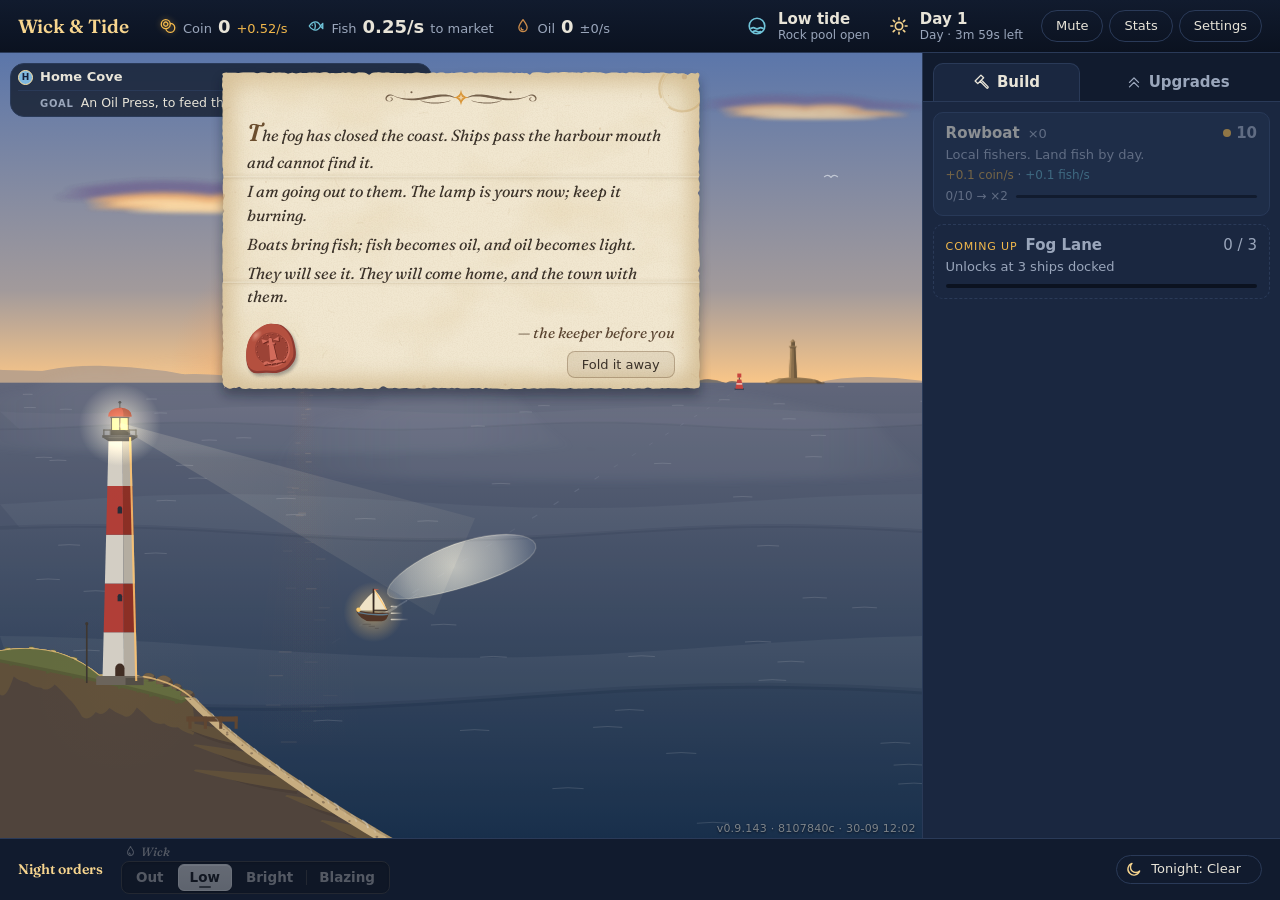
<file: index.html>
<!doctype html>
<html lang="en" style="background:#0b1220">
  <head>
    <meta charset="UTF-8" />
    <meta name="viewport" content="width=device-width, initial-scale=1.0" />
    <title>Wick &amp; Tide</title>
    <script type="module" crossorigin src="./assets/index-Bk1DlK-O.js"></script>
    <link rel="stylesheet" crossorigin href="./assets/index-B8Uov4M6.css">
  </head>
  <body>
    <div id="app"></div>
  </body>
</html>
</file>
<file: assets/index-B8Uov4M6.css>
@font-face{font-family:Fraunces Variable;font-style:normal;font-display:swap;font-weight:100 900;src:url(./fraunces-vietnamese-soft-normal-DSA2Kggd.woff2)format("woff2-variations");unicode-range:U+102-103,U+110-111,U+128-129,U+168-169,U+1A0-1A1,U+1AF-1B0,U+300-301,U+303-304,U+308-309,U+323,U+329,U+1EA0-1EF9,U+20AB}@font-face{font-family:Fraunces Variable;font-style:normal;font-display:swap;font-weight:100 900;src:url(./fraunces-latin-ext-soft-normal-DKHvU-YN.woff2)format("woff2-variations");unicode-range:U+100-2BA,U+2BD-2C5,U+2C7-2CC,U+2CE-2D7,U+2DD-2FF,U+304,U+308,U+329,U+1D00-1DBF,U+1E00-1E9F,U+1EF2-1EFF,U+2020,U+20A0-20AB,U+20AD-20C0,U+2113,U+2C60-2C7F,U+A720-A7FF}@font-face{font-family:Fraunces Variable;font-style:normal;font-display:swap;font-weight:100 900;src:url(./fraunces-latin-soft-normal-C-lS_vzd.woff2)format("woff2-variations");unicode-range:U+??,U+131,U+152-153,U+2BB-2BC,U+2C6,U+2DA,U+2DC,U+304,U+308,U+329,U+2000-206F,U+20AC,U+2122,U+2191,U+2193,U+2212,U+2215,U+FEFF,U+FFFD}@font-face{font-family:Fraunces Variable;font-style:italic;font-display:swap;font-weight:100 900;src:url(./fraunces-vietnamese-soft-italic-CyEZfaGz.woff2)format("woff2-variations");unicode-range:U+102-103,U+110-111,U+128-129,U+168-169,U+1A0-1A1,U+1AF-1B0,U+300-301,U+303-304,U+308-309,U+323,U+329,U+1EA0-1EF9,U+20AB}@font-face{font-family:Fraunces Variable;font-style:italic;font-display:swap;font-weight:100 900;src:url(./fraunces-latin-ext-soft-italic-CFDsOWEG.woff2)format("woff2-variations");unicode-range:U+100-2BA,U+2BD-2C5,U+2C7-2CC,U+2CE-2D7,U+2DD-2FF,U+304,U+308,U+329,U+1D00-1DBF,U+1E00-1E9F,U+1EF2-1EFF,U+2020,U+20A0-20AB,U+20AD-20C0,U+2113,U+2C60-2C7F,U+A720-A7FF}@font-face{font-family:Fraunces Variable;font-style:italic;font-display:swap;font-weight:100 900;src:url(./fraunces-latin-soft-italic-CIOv5diB.woff2)format("woff2-variations");unicode-range:U+??,U+131,U+152-153,U+2BB-2BC,U+2C6,U+2DA,U+2DC,U+304,U+308,U+329,U+2000-206F,U+20AC,U+2122,U+2191,U+2193,U+2212,U+2215,U+FEFF,U+FFFD}:root{--ink:#0b1220;--ink-2:#111b2e;--ink-3:#1a2740;--line:#2a3a58;--text:#e8e4d8;--muted:#9aa6bb;--lamp:#f2b84b;--lamp-soft:#f7d58e;--coin:#f2b84b;--fish:#6fc3d8;--oil:#c98a4a;--oil-text:#d99a58;--good:#7fd3a0;--warn:#ff9b7a;--radius:10px;--serif:"Fraunces Variable", "Iowan Old Style", "Palatino Linotype", Palatino, Georgia, serif;--sans:system-ui, -apple-system, "Segoe UI", Roboto, sans-serif;--lightningcss-light: ;--lightningcss-dark:initial;color-scheme:dark}*{box-sizing:border-box}html{font-variation-settings:"SOFT" 100}html,body{background:var(--ink);height:100%;color:var(--text);font:15px/1.4 var(--sans);margin:0}#app{height:100%}button{font:inherit;color:inherit;cursor:pointer}:focus-visible{outline:2px solid var(--lamp);outline-offset:2px}.layout{--shop-w:clamp(300px, 28vw, 400px);grid-template-columns:minmax(0, 1fr) var(--shop-w);grid-template-rows:auto minmax(0,1fr) auto;grid-template-areas:"hud hud""scene shop""orders orders";height:100%;display:grid}.hud{background:linear-gradient(var(--ink-2), var(--ink));border-bottom:1px solid var(--line);grid-area:hud;align-items:center;gap:18px;min-width:0;padding:10px 18px;display:flex}.brand-box{flex-direction:column;margin-right:12px;line-height:1.15;display:flex}.brand-sub{gap:8px;min-width:0;display:flex}.legacy.hidden{display:none}.mult-of{color:var(--muted);letter-spacing:.04em;text-transform:uppercase;flex:none;margin-right:-2px;font-size:10px;line-height:14px}.legacy{color:var(--lamp);font-variant-numeric:tabular-nums;cursor:help;text-underline-offset:2px;font-size:12px;-webkit-text-decoration:underline dotted #f2b84b80;text-decoration:underline dotted #f2b84b80}.brand{font:600 19px var(--serif);color:var(--lamp-soft);letter-spacing:0;white-space:nowrap;margin:0}.resources{grid-template-columns:repeat(4,minmax(118px,max-content));gap:12px 20px;display:grid}.res.hidden{visibility:hidden}.tide{color:var(--muted);font-variant-numeric:tabular-nums;align-items:center;gap:10px;margin-left:auto;display:flex}.tide .tide-name{color:var(--text);font:600 15px var(--sans)}.tide .tide-note{font-size:12px}.tide-icon{color:var(--fish)}.res{white-space:nowrap;align-items:baseline;gap:6px;min-width:0;display:flex}.res .swatch{flex:none;align-self:center}.res-coin .swatch{color:var(--coin);filter:drop-shadow(0 0 3px #f2b84b73)}.res-fish .swatch{color:var(--fish)}.res-oil .swatch{color:var(--oil)}.res-salt .swatch{color:#d8d2c2}.res .label{color:var(--muted);font-size:13px}.res .value{font-variant-numeric:tabular-nums;font-size:18px;font-weight:650}.res .rate{color:var(--good);font-variant-numeric:tabular-nums;font-size:13px}.res-coin .rate{color:var(--coin)}.res-coin{position:relative}.res-coin.beacon-lit .value,.res-coin.beacon-lit .rate{animation:3s ease-out beacon-glow}@keyframes beacon-glow{0%,45%{color:#ffe3a3;text-shadow:0 0 12px #f2b84be6,0 0 24px #f2b84b80}}.beacon-chip{z-index:5;pointer-events:none;background:var(--lamp);color:var(--ink);border-radius:99px;padding:1px 10px;font-size:15px;font-weight:800;animation:2.4s ease-out forwards beacon-chip;position:absolute;top:100%;left:50%;transform:translate(-50%);box-shadow:0 0 16px #f2b84bb3}@keyframes beacon-chip{0%{opacity:0;transform:translate(-50%,10px)scale(.6)}18%{opacity:1;transform:translate(-50%)scale(1.15)}30%{transform:translate(-50%)scale(1)}75%{opacity:1}to{opacity:0;transform:translate(-50%,-14px)}}.reduce-motion .res-coin.beacon-lit .value,.reduce-motion .res-coin.beacon-lit .rate{color:#ffe3a3;animation:none}.reduce-motion .beacon-chip{animation:none}.res-fish .rate{color:var(--fish)}.res-oil .rate{color:var(--oil-text)}.res .rate.muted{color:var(--muted)}.res .rate.falling{color:var(--warn)}.clock{color:var(--muted);font-variant-numeric:tabular-nums;align-items:center;gap:10px;display:flex}.clock-text{white-space:nowrap;flex-direction:column;line-height:1.2;display:flex}.clock .day{color:var(--text);font:600 15px var(--sans)}.clock .phase{font-size:12px}.phase-icon{color:var(--lamp-soft)}.phase-icon[data-icon=moon]{color:var(--text)}.hud-actions{gap:6px;display:flex}.hud-btn{border:1px solid var(--line);color:var(--text);background:0 0;border-radius:99px;padding:6px 14px;font-size:13px}.hud-btn:hover{border-color:var(--lamp);color:var(--lamp-soft)}.scene{background:linear-gradient(#1b2d4f,#10213a 55%,#0c1a2c 56%,#081322);grid-area:scene;position:relative;overflow:hidden}.scene-canvas{width:100%;height:100%;display:block;position:absolute;inset:0}.build-tag{z-index:1;-webkit-user-select:none;user-select:none;color:#e8e4d880;text-shadow:0 1px 2px #050912b3;letter-spacing:.02em;white-space:nowrap;background:0 0;border:0;padding:0;font:11px/1.2 system-ui,sans-serif;position:absolute;bottom:3px;right:6px}.build-tag:hover,.build-tag:focus-visible{color:var(--lamp-soft);text-underline-offset:2px;text-decoration:underline}.scene.trailer :is(.build-tag,.whats-new-note){display:none}.whats-new-note{z-index:2;background:#0b1220c7;border:1px solid #f2b84b73;border-radius:99px;align-items:center;font-size:12px;animation:.6s ease-out both wn-in;display:flex;position:absolute;bottom:22px;right:6px}.whats-new-note button{color:var(--lamp-soft);white-space:nowrap;background:0 0;border:0;padding:4px 6px 4px 12px}.whats-new-note .wn-open:hover{text-underline-offset:2px;text-decoration:underline}.whats-new-note .wn-hide{color:var(--muted);padding:4px 10px 4px 4px;font-size:14px;line-height:1}.whats-new-note .wn-hide:hover{color:var(--lamp-soft)}@keyframes wn-in{0%{opacity:0;transform:translateY(6px)}}.reduce-motion .whats-new-note{animation:none}.coast-rule{z-index:2;border:1px solid var(--line);max-width:calc(100% - 292px);color:var(--muted);white-space:nowrap;cursor:help;background:#0b1220b8;border-radius:99px;align-items:center;gap:7px;padding:4px 12px 4px 7px;font-size:13px;transition:opacity .3s;display:flex;position:absolute;top:10px;left:10px}.coast-rule .beacon.coast-glyph{width:15px;height:15px;box-shadow:none;border-width:1px;font-size:9px}.coast-rule-name{color:var(--text,#e8e4d8);font-weight:650}.coast-rule-head{align-items:center;gap:7px;min-width:0;max-width:100%;display:flex}.coast-rule-line{text-overflow:ellipsis;overflow:hidden}.coast-rule-site{text-overflow:ellipsis;max-width:100%;color:var(--lamp-soft);overflow:hidden}.coast-rule.two{border-radius:14px;flex-direction:column;align-items:flex-start;gap:1px;padding:4px 14px 5px 7px}.coast-rule.two .coast-rule-site{border-top:1px solid var(--line);align-self:stretch;margin-top:2px;padding-top:3px;padding-left:22px;font-size:12.5px}.coast-rule-site-label,.coast-rule-goal-label,.coast-rule-guest-label,.coast-rule-job-label{letter-spacing:.08em;text-transform:uppercase;color:var(--muted);margin-right:7px;font-size:10px;font-weight:650}.coast-rule-site[hidden]{display:none}.coast-rule-goal,.coast-rule-guest,.coast-rule-job{text-overflow:ellipsis;max-width:100%;color:var(--text,#e8e4d8);overflow:hidden}.coast-rule.two .coast-rule-goal,.coast-rule.two .coast-rule-guest,.coast-rule.two .coast-rule-job{border-top:1px solid var(--line);align-self:stretch;margin-top:2px;padding:3px 0 0 22px;font-size:12.5px}.coast-rule-goal-count{color:var(--muted)}.coast-rule-goal.met .coast-rule-goal-text{color:var(--lamp-soft);animation:.6s ease-out goal-met}@keyframes goal-met{0%{opacity:0}}.reduce-motion .coast-rule-goal.met .coast-rule-goal-text{animation:none}.coast-rule-goal[hidden],.coast-rule-guest[hidden],.coast-rule-job[hidden],.coast-rule-line[hidden]{display:none}.coast-rule-job.done .coast-rule-job-text{color:var(--lamp-soft)}.scene:has(.coach.show):not(:has(.toast.show,.letter.show,.arrival-card:not(.hidden))) .coast-rule{opacity:0;pointer-events:none}@media (max-width:1000px){.coast-rule{max-width:calc(100% - 20px)}.scene:has(.toast.show) .coast-rule{opacity:0;pointer-events:none}}.scene.trailer .coast-rule{display:none}.scene:has(.arrival-card:not(.hidden)) .coach{visibility:hidden}.arrival-card{z-index:3;border-radius:var(--radius);border:1px solid var(--line);border-left:3px solid var(--lamp);background:#0b1220eb;width:min(340px,100% - 20px);margin-left:max(-170px,10px - 50%);animation:.6s ease-out both arrival-in;position:absolute;top:46px;left:50%;overflow:hidden;box-shadow:0 10px 28px #0006}.arrival-card.hidden,.scene.trailer .arrival-card{display:none}.scene:has(.letter.show) .arrival-card{display:none}@keyframes arrival-in{0%{opacity:0;transform:translateY(-6px)}}.arrival-art{background-position:50%;background-size:cover;height:110px}.arrival-text{gap:5px;padding:10px 14px 12px;display:grid}.arrival-text p,.arrival-text h3{margin:0}.arrival-kicker{letter-spacing:.08em;text-transform:uppercase;color:var(--lamp-soft);font-size:11px}.arrival-text h3{font-family:var(--serif,serif);color:var(--text);font-size:18px}.arrival-line{color:var(--text);font-size:14px;font-weight:650}.arrival-how{color:var(--text);font-size:13px;line-height:1.4}.arrival-more summary{cursor:pointer;color:var(--muted);font-size:12px}.arrival-more summary:focus-visible{outline:2px solid var(--lamp-soft);outline-offset:2px}.arrival-more .arrival-rule{color:var(--muted);margin-top:4px;font-size:13px;line-height:1.4}.arrival-btn{margin-top:4px;padding:7px}@media (max-height:600px){.arrival-art{height:64px}.arrival-card{top:40px}.arrival-rule,.arrival-how{font-size:12px}}.coach{border-radius:var(--radius);pointer-events:none;border:1px solid #e8e4d814;border-left:3px solid var(--lamp);max-width:min(440px,80%);color:var(--text);text-align:left;opacity:0;background:#0b1220d6;padding:10px 16px 10px 14px;font-size:14px;transition:opacity .4s,transform .4s;position:absolute;top:16px;left:50%;transform:translate(-50%,-8px);box-shadow:0 8px 24px #00000059}.coach.show{opacity:1;transform:translate(-50%)}.scene:has(.toast.show) .coach{opacity:0}.coach.show{transition-delay:.35s,0s}:is(.scene:has(.toast.show) .coach,.scene:has(.letter.show) .coach){transition-duration:.2s;transition-delay:0s}.scene:has(.coach.show) .toast.show{transition-delay:.2s}.coach:before{content:"✦";color:var(--lamp);margin-right:8px}.letter{z-index:4;scrollbar-width:none;box-sizing:border-box;color:#3a3128;width:min(500px,100% - 16px);max-height:calc(100% - 16px);font:italic 16px/1.45 var(--serif);background:0 0/100% 100% no-repeat;flex-direction:column;gap:6px;padding:22px 36px 28px;display:none;position:absolute;top:12px;left:50%;overflow-y:auto;transform:translate(-50%,-8px)}.letter.show{animation:.6s ease-out both letter-in;display:flex}@keyframes letter-in{0%{opacity:0;transform:translate(-50%,-8px)}to{opacity:1;transform:translate(-50%)}}.reduce-motion .letter.show{animation:none;transform:translate(-50%)}.letter-flourish{align-self:center;width:176px;height:21px;margin:0 0 2px;display:block}.letter-flourish svg,.letter-seal svg{width:100%;height:100%;display:block}.letter-line{margin:0}.letter-line:first-of-type:first-letter{color:#6b4e2e;font-size:1.5em;font-weight:600}.letter-foot{justify-content:space-between;align-items:flex-end;gap:12px;margin-top:2px;display:flex}.letter-seal{flex:none;width:66px;height:68px;margin:0 0 -6px -8px;transform:rotate(-9deg)}.letter.show .letter-seal{animation:.5s cubic-bezier(.3,.7,.4,1.2) .45s both seal-press}@keyframes seal-press{0%{opacity:0;transform:rotate(-9deg)scale(1.4)}to{opacity:1;transform:rotate(-9deg)scale(1)}}.reduce-motion .letter.show .letter-seal{animation:none}.letter-foot-end{flex-direction:column;align-items:flex-end;gap:8px;min-width:0;display:flex}.letter-sign{text-align:right;color:#5a4430;margin:0;font-size:15px}.letter-title{font:600 20px var(--serif);color:#3a3128;text-align:center;margin:0 0 4px;font-style:normal}.letter-action{font:600 13px/1.35 var(--sans);color:#3a3128;text-align:center;margin:6px 0 0;font-style:normal}.letter-chain{font:13px/1.3 var(--sans);grid-template-columns:repeat(5,1fr);gap:6px;margin:0;padding:0;list-style:none;display:grid}.chain-step{text-align:center;flex-direction:column;align-items:center;gap:4px;display:flex;position:relative}.chain-step svg{color:#8a5a1c}.chain-step+.chain-step:before{content:"→";color:#8a7a5a;font-style:normal;position:absolute;top:5px;left:-9px}.letter .letter-close{width:auto;font:13px var(--sans);color:#3a3128;background:#6b4e2e1a;border:1px solid #6b4e2e59;border-radius:8px;padding:5px 14px}.letter .letter-close:hover{background:#6b4e2e2e;border-color:#6b4e2e99}.letter .letter-close:focus-visible{outline-offset:2px;outline:2px solid #8a5a1c}.scene:has(.letter.show) .coach{opacity:0}.trailer-game .letter{display:none}.toasts{pointer-events:none;z-index:2;flex-direction:column;gap:8px;width:min(250px,100% - 24px);display:flex;position:absolute;top:12px;right:12px}.toast{border-radius:var(--radius);border:1px solid var(--line);border-left:3px solid var(--lamp);opacity:0;background:#0b1220e6;align-items:center;gap:10px;padding:8px 12px;transition:opacity .35s,transform .35s;display:flex;transform:translate(16px);box-shadow:0 8px 24px #00000059}.toast.show{opacity:1;transform:none}.toast-icon{width:32px;height:32px;color:var(--lamp);background:#f2b84b1f;border:1px solid #f2b84b73;border-radius:50%;flex:none;place-items:center;display:grid}.toast-badge{background:50%/contain no-repeat;flex:none;width:44px;height:44px;margin:-4px -2px -4px -4px}.toast-text{flex-direction:column;min-width:0;font-size:13px;line-height:1.3;display:flex}.toast-kicker{color:var(--lamp-soft);letter-spacing:.08em;text-transform:uppercase;font-size:11px}.toast-text strong{font:600 14px var(--serif);color:var(--text);-webkit-line-clamp:2;-webkit-box-orient:vertical;display:-webkit-box;overflow:hidden}.toast-body{color:var(--muted);-webkit-line-clamp:5;-webkit-box-orient:vertical;font-size:12px;display:-webkit-box;overflow:hidden}.toast-note{-webkit-line-clamp:2;margin-top:2px}@media (max-width:1000px),(max-height:600px){.toasts{gap:6px;width:min(230px,100% - 32px);top:8px;right:10px}.toast{gap:8px;padding:6px 10px}.toast .toast-body{display:none}.toast-icon{width:28px;height:28px}.toast-badge{width:34px;height:34px;margin:-3px -1px -3px -3px}.toast-text strong{font-size:13px}.letter{gap:4px;font-size:15px;line-height:1.4}.letter-flourish{width:150px;height:18px}.letter-seal{width:48px;height:50px}}@media (max-height:440px) and (min-width:900px){.coach{max-width:min(820px,60%);padding:6px 14px;font-size:13px;top:8px}.letter{gap:2px;width:min(820px,60%);padding:14px 30px 22px;font-size:14px;line-height:1.35;top:2px}.letter-flourish{display:none}.letter-seal{width:40px;height:42px;margin:0 0 -4px -6px}.letter-foot-end{flex-direction:row;align-items:center;gap:12px}.letter-sign{font-size:13px}.letter .letter-close{padding:3px 12px;font-size:12px}}.panel{background:var(--ink-2);border-left:1px solid var(--line)}.shop{flex-direction:column;grid-area:shop;min-height:0;display:flex}.tabs{border-bottom:1px solid var(--line);gap:4px;padding:10px 10px 0;display:flex}.tab{border-radius:var(--radius) var(--radius) 0 0;color:var(--muted);background:0 0;border:1px solid #0000;border-bottom:none;flex:1;padding:8px 10px;font-weight:600;position:relative}.tab.active{background:var(--ink-3);border-color:var(--line);color:var(--text)}.tab .icon{vertical-align:-4px;margin-right:6px}.tabs.no-icons .tab .icon{display:none}.tabs.no-icons{gap:2px;padding-left:6px;padding-right:6px}.tabs.no-icons .tab{padding-left:4px;padding-right:4px}.tabs.no-icons .badge{margin-left:3px;padding:0 5px}.tabs.measuring>.tab.tab{flex:none}.badge{background:var(--lamp);color:var(--ink);border-radius:99px;margin-left:6px;padding:0 6px;font-size:12px;display:none}.badge.show{display:inline-block}.buy-mode{background:var(--ink-3);align-items:center;gap:8px;padding:8px 10px 0;display:flex}.buy-mode.hidden{display:none}.buy-mode .seg{flex:1}.buy-mode .seg .buy-mode-option{white-space:nowrap;flex:1;padding:2px 6px 3px}.item{position:relative}.item.bought-many:after{content:attr(data-bought);pointer-events:none;color:var(--lamp);text-shadow:0 1px 2px #0009;font-size:15px;font-weight:700;animation:.9s ease-out forwards bought-many;position:absolute;top:-4px;right:12px}@keyframes bought-many{0%{opacity:1;transform:translateY(0)}to{opacity:0;transform:translateY(-16px)}}.reduce-motion .item.bought-many:after{animation:none}@media (prefers-reduced-motion:reduce){.item.bought-many:after{animation:none}}.shop-list{background:var(--ink-3);flex-direction:column;flex:1;gap:8px;padding:10px;display:flex;overflow-y:auto}.item{text-align:left;border-radius:var(--radius);background:#22324f;border:1px solid #34486c;grid-template-columns:1fr auto;grid-template-areas:"head cost""desc desc";gap:2px 10px;padding:10px 12px;transition:background .12s,border-color .12s,transform 80ms;display:grid}.item:hover:not(.locked){border-color:var(--lamp);background:#2a3d60}.item:active:not(.locked){transform:translateY(1px)}.item.locked{opacity:.55;cursor:default}.item.suggest{border-color:var(--lamp);animation:1.6s ease-in-out infinite suggest}@keyframes suggest{50%{box-shadow:0 0 0 3px #f2b84b59,0 0 18px #f2b84b59}}.item.bought{animation:.45s ease-out bought}@keyframes bought{0%{background:#3b4f6e;transform:scale(1);box-shadow:0 0 0 2px #f2b84bb3,0 0 16px #f2b84b73}30%{transform:scale(1.025)}to{transform:scale(1)}}.item.denied{animation:.6s ease-in-out denied}@keyframes denied{10%{transform:translate(-4px)}25%{transform:translate(3px)}40%{transform:translate(-2px)}50%{transform:none}}.item.denied .cost{animation:.6s ease-out denied-cost}@keyframes denied-cost{0%{color:#ff9b7a}}.reduce-motion .item.bought{border-color:var(--lamp)}.reduce-motion .item.denied .cost{color:#ff9b7a}@media (prefers-reduced-motion:reduce){.item.bought{border-color:var(--lamp)}.item.denied .cost{color:#ff9b7a}}.row-head{grid-area:head;align-items:baseline;gap:8px;display:flex}.item .name{font-weight:650}.item .owned{color:var(--muted);font-variant-numeric:tabular-nums;white-space:nowrap;flex:none;font-size:13px}.item .desc{color:var(--muted);grid-area:desc;font-size:13px}.item .cost{color:var(--coin);font-variant-numeric:tabular-nums;grid-area:cost;font-weight:650}.item .cost:before{content:"";background:var(--coin);vertical-align:1px;border-radius:50%;width:8px;height:8px;margin-right:5px;display:inline-block}.item.locked .cost{color:var(--muted)}.item .milestone{color:var(--muted);font-variant-numeric:tabular-nums;flex-wrap:wrap;grid-column:1/-1;align-items:center;gap:8px;margin-top:3px;font-size:12px;display:flex}.item .milestone.hidden{display:none}.milestone-text{overflow-wrap:anywhere;min-width:0}.milestone-bar{background:var(--ink);border-radius:99px;flex:48px;min-width:48px;height:3px;overflow:hidden}.milestone-fill{background:var(--coin);opacity:.75;height:100%;transition:width .3s;display:block}.milestone.close .milestone-text{color:var(--lamp);font-weight:650}.milestone.done .milestone-bar{display:none}.milestone.done .milestone-text{color:var(--lamp)}.milestone.waiting .milestone-text{color:var(--muted);font-style:italic}.item.milestone-hit{animation:1.4s ease-out milestone-hit}@keyframes milestone-hit{0%{background:#6b5320;border-color:#ffd98a;box-shadow:0 0 0 3px #ffd98ae6,0 0 28px #f2b84bcc}30%{background:#4e4428;box-shadow:0 0 0 2px #ffd98a99,0 0 20px #f2b84b80}}.item.milestone-hit .milestone-text{animation:1.4s ease-out milestone-text}@keyframes milestone-text{0%,40%{color:#ffe3a3}}.reduce-motion .item.milestone-hit{background:#4e4428;border-color:#ffd98a}@media (prefers-reduced-motion:reduce){.item.milestone-hit{background:#4e4428;border-color:#ffd98a}}.item.teaser{border-style:dashed;border-color:var(--line);cursor:default;background:0 0;grid-template-areas:"head cost""desc desc""bar bar"}.item.teaser:hover{border-color:var(--line);background:0 0}.item.teaser .name{color:var(--muted)}.item.teaser .cost{color:var(--muted);font-weight:500}.item.teaser .cost:before{display:none}.teaser-label{letter-spacing:.08em;text-transform:uppercase;color:var(--lamp);font-size:11px}.teaser-bar{background:var(--ink);border-radius:99px;grid-area:bar;height:4px;margin-top:6px;overflow:hidden}.teaser-fill{background:var(--lamp);opacity:.7;height:100%;transition:width .4s;display:block}.item.coast-own{--coast:var(--lamp);border-left:4px solid var(--coast);padding-left:9px}.item.coast-own[data-type=home]{--coast:#7fb7de}.item.coast-own[data-type=fogbound]{--coast:#d9dfdc}.item.coast-own[data-type=strait]{--coast:#f0b45c}.item.coast-own[data-type=reach]{--coast:#9a86d8}.item.coast-own[data-type=frost]{--coast:#c4e8fa}.item.coast-own[data-type=shoals]{--coast:#96c484}.item.coast-own:hover:not(.locked){border-left-color:var(--coast)}.item.teaser.coast-own,.item.teaser.coast-own:hover{border-left:4px solid var(--coast)}.item.teaser.coast-own .teaser-label{color:var(--coast)}.item.teaser.coast-own .teaser-fill{background:var(--coast)}.item.coast-own .coast-tag{letter-spacing:.06em;text-transform:uppercase;color:var(--coast);white-space:nowrap;font-size:11px;font-weight:650}.item.coast-own .coast-tag:after{content:" ·";color:var(--muted);letter-spacing:0}.row-head .beacon.coast-glyph{width:15px;height:15px;box-shadow:none;border-width:1px;align-self:center;font-size:9px}.empty{color:var(--muted);text-align:center;margin:24px 8px;font-style:italic}.orders{background:var(--ink-2);border-top:1px solid var(--line);grid-area:orders;align-items:center;gap:18px;padding:10px 18px;display:flex}.orders-title{font:600 14px var(--serif);color:var(--lamp-soft);white-space:nowrap}.wick{border:1px solid var(--line);color:var(--muted);background:0 0;border-radius:99px;padding:5px 12px}.wick.active{background:var(--lamp);border-color:var(--lamp);color:var(--ink);font-weight:650}.orders{padding-block:6px}.seg-field{flex-direction:column;align-items:flex-start;gap:2px;display:flex}.seg-label{font:italic 500 12px/1.15 var(--serif);color:var(--muted);letter-spacing:.01em;cursor:help;align-items:center;gap:4px;padding-left:3px;display:flex}.seg-label .seg-icon{color:var(--lamp-soft);opacity:.85;flex:none}.seg-auto{border:1px solid var(--line);font:600 10px/1.4 var(--sans);color:var(--muted);border-radius:99px;margin-left:2px;padding:0 5px;font-style:normal}.seg-auto.hidden{display:none}.seg-effect{font:600 11px/1.4 var(--sans);color:var(--lamp-soft);white-space:nowrap;margin-left:4px;font-style:normal}.seg-effect:before{content:"· ";color:var(--muted);font-weight:400}.seg{border:1px solid var(--line);background:#05091273;border-radius:8px;align-items:stretch;gap:2px;padding:2px;display:flex;box-shadow:inset 0 1px 2px #00000059}.seg .seg-opt{color:var(--muted);background:0 0;border:1px solid #0000;border-radius:6px;padding:3px 11px 4px;font-size:13.5px;font-weight:600;line-height:1.35;transition:background .12s,color .12s;position:relative}.seg .seg-opt.hidden{display:none}.seg .seg-opt+.seg-opt:before{content:"";background:var(--line);pointer-events:none;width:1px;position:absolute;top:5px;bottom:5px;left:-2px}.seg .seg-opt[aria-checked=true]:before,.seg .seg-opt[aria-checked=true]+.seg-opt:before{display:none}.seg .seg-opt:hover:not([aria-checked=true]):not([aria-disabled=true]){color:var(--text);background:#e8e4d812}.seg .seg-opt[aria-checked=true]{background:linear-gradient(#f5c863, var(--lamp));color:var(--ink);border-color:#f7d58e;box-shadow:0 1px #00000073,inset 0 1px #fff6d88c}.seg .seg-opt[aria-checked=true]:after{content:"";background:var(--ink);opacity:.7;border-radius:1px;width:12px;height:2px;margin-left:-6px;position:absolute;bottom:2px;left:50%}.seg .seg-opt:focus-visible{outline:2px solid var(--lamp-soft);outline-offset:1px;z-index:1}.seg .seg-opt.advised:not([aria-checked=true]){border-color:var(--lamp);color:var(--lamp-soft);border-style:dashed}.post-group.auto .seg-opt{cursor:default}.post-group.auto .seg-opt:not([aria-checked=true]){opacity:.5}.warn{color:var(--warn);font-size:13px}.warn.calm{color:var(--muted)}.hint{color:var(--muted);margin:0 0 0 auto;font-size:13px}.orders>:is(.orders-title,.forecast){flex-shrink:0}.orders[data-tight="6"]>:is(.orders-title,.forecast){flex-shrink:1}.orders>.hint,.orders>.warn:not(:empty){min-width:14em}.hint.hidden,.post-group.hidden,.glass-glow.hidden{display:none}.hint.dusk{color:var(--lamp-soft);animation:2.4s ease-in-out infinite alternate dusk-glow}@keyframes dusk-glow{0%{text-shadow:none}to{text-shadow:0 0 10px #f2b84b8c}}.reduce-motion .hint.dusk{animation:none}.wick-group.locked .seg-opt[aria-disabled=true]{opacity:.4;cursor:not-allowed}.wick-group.dry .seg,.wick-group.dry .seg-label{opacity:.45;filter:grayscale()}.glass-glow{color:var(--good);margin:0 0 8px;font-size:13px}.forecast{border:1px solid var(--line);white-space:nowrap;border-radius:99px;align-items:center;gap:8px;margin-left:auto;padding:4px 12px 4px 8px;font-size:13px;display:flex}.forecast-bonus{color:var(--muted)}.bell,.great-bell{border:1px solid var(--warn);color:var(--warn);white-space:nowrap;background:#ff9b7a1f;border-radius:99px;padding:5px 14px;font-weight:650}.bell:hover,.great-bell:hover{background:#ff9b7a40}.bell.rung{background:var(--warn);color:var(--ink);cursor:default}.bell.hidden,.great-bell.hidden{display:none}.great-bell{background:0 0;padding:5px 12px}.bell-pill{flex-direction:column;align-items:flex-start;gap:2px;display:flex}.bell-pill.hidden,.bell-head.hidden{display:none}.bell-sides{align-items:stretch;gap:6px;display:flex}.bell-pill .bell-head{color:var(--warn);opacity:.9}.bell-pill.choosing .bell:has(.bell-last:not(.hidden)){border-radius:14px;flex-direction:column;align-items:center;padding:2px 14px;line-height:1.15;display:inline-flex}.bell-pill.choosing .great-bell{border-radius:14px;align-self:stretch;align-items:center;display:inline-flex}.bell-pill.choosing .bell{align-self:stretch}.bell-last{opacity:.85;font-size:11px;font-weight:500}.bell-last.hidden{display:none}.bell.idle{border-color:var(--line);color:var(--muted);cursor:help;background:0 0;font-weight:500}.bell.idle:hover{background:#ffffff0a}.bell-short,.orders:is([data-tight="4"],[data-tight="5"],[data-tight="6"]) .bell.idle .bell-text{display:none}.orders:is([data-tight="4"],[data-tight="5"],[data-tight="6"]) .bell.idle .bell-short{display:inline}.bell.waiting:not(.rung){color:#ffd2c2;background:#ff9b7a38;animation:3s ease-in-out infinite bell-call;box-shadow:0 0 0 2px #ff9b7a8c,0 0 14px #ff9b7a73}@keyframes bell-call{50%{background:#ff9b7a57;box-shadow:0 0 0 4px #ff9b7a40,0 0 24px #ff9b7ab3}}.coast-chip{border:1px solid var(--line);color:var(--muted);white-space:nowrap;text-overflow:ellipsis;cursor:help;border-radius:99px;flex:none;margin-left:auto;padding:5px 12px;font-size:13px;overflow:hidden}.coast-chip.hidden{display:none}.coast-chip:not(.hidden)+.forecast{margin-left:0}.coast-chip.on{color:#d9ecff;background:#7fb4e629;border-color:#7fb4e6;font-weight:650;animation:3s ease-in-out infinite chip-call;box-shadow:0 0 0 2px #7fb4e666,0 0 12px #7fb4e659}@keyframes chip-call{50%{background:#7fb4e642;box-shadow:0 0 0 4px #7fb4e633,0 0 22px #7fb4e699}}.forecast.beside-chip .forecast-text{display:none}.forecast.beside-chip .forecast-short{display:inline}.chip-short,.orders:is([data-tight="3"],[data-tight="4"],[data-tight="5"],[data-tight="6"]) .coast-chip .chip-text{display:none}.orders:is([data-tight="3"],[data-tight="4"],[data-tight="5"],[data-tight="6"]) .coast-chip .chip-short{display:inline}.orders:is([data-tight="3"],[data-tight="4"],[data-tight="5"],[data-tight="6"]) .coast-chip{max-width:190px}.post-group.nudge .seg-opt.advised:not([aria-checked=true]){animation:3s ease-in-out infinite post-call;box-shadow:0 0 0 2px #f0be5a73,0 0 12px #f0be5a66}@keyframes post-call{50%{box-shadow:0 0 0 3px #f0be5a40,0 0 20px #f0be5aa6}}.forecast[data-weather=storm]{border-color:var(--warn)}.forecast-bonus.matched{color:var(--good);font-weight:650}.weather-icon{color:var(--lamp-soft)}.forecast[data-weather=fog] .weather-icon{color:#c9d3e2}.forecast[data-weather=calm] .weather-icon{color:#8fc7e8}.forecast[data-weather=storm] .weather-icon{color:var(--warn)}@media (max-height:600px){.modal.light{padding:14px 24px}.modal.light h2{font-size:21px}}.backdrop{z-index:10;background:#050912b8;place-items:center;display:grid;position:fixed;inset:0}.modal{overscroll-behavior:contain;border:1px solid var(--line);background:linear-gradient(#1c2a45,#141f35);border-radius:14px;width:min(420px,92vw);max-height:96vh;padding:24px 28px;overflow-y:auto;box-shadow:0 20px 60px #00000080}.modal h2{font:600 24px var(--serif);color:var(--lamp-soft);margin:0 0 6px}.modal .lead{color:var(--muted);margin:0 0 14px}.log{gap:6px;margin:0 0 12px;display:grid}.log-line{border-bottom:1px dashed var(--line);justify-content:space-between;padding-bottom:4px;display:flex}.log dt{color:var(--muted)}.log dd{font-variant-numeric:tabular-nums;margin:0;font-weight:650}.log-since{border-left:2px solid var(--lamp);margin:0 0 6px;padding-left:10px}.log-details{color:var(--muted);margin:4px 0 10px;font-size:13px}.log-details summary{cursor:pointer}.log-details .log,.log-details .log-pace{margin:6px 0 0}.modal .note{color:var(--muted);margin:0 0 16px;font-size:12px}.primary{border-radius:var(--radius);background:var(--lamp);width:100%;color:var(--ink);border:none;padding:10px;font-weight:700}.primary:hover{background:var(--lamp-soft)}.reduce-motion *{transition:none!important;animation:none!important}@media (prefers-reduced-motion:reduce){*{transition:none!important;animation:none!important}}@media (max-width:1180px){.hud{gap:14px;padding:8px 14px}.brand-box{margin-right:0}.resources{grid-template-columns:repeat(4,auto);gap:14px}.res-fish .rate,.tide .tide-note{display:none}.hud-btn{padding:5px 10px}}@media (max-width:1000px){.brand,.orders-title,.res .label,.clock .phase{display:none}.hud-actions{gap:4px}.hud-btn{padding:4px 9px;font-size:12px}}@media (max-height:800px){.item-gen.known:not(.coast-own) .desc{display:none}}@media (max-height:600px),(max-width:1000px){.item-gen:not(.coast-own) .desc,.item-up .desc{display:none}.item.coast-own .desc{-webkit-line-clamp:3;-webkit-box-orient:vertical;font-size:12px;display:-webkit-box;overflow:hidden}.item{padding:7px 10px}.item.coast-own{padding-left:7px}.shop-list{gap:6px;padding:8px}.ready-strip{margin:0 0 -8px;bottom:-8px}}@media (max-width:760px){.layout{grid-template:"hud""scene"40vh"shop"minmax(0,1fr)"orders"/1fr}.hud{flex-wrap:wrap;gap:10px 16px}.resources{grid-template-columns:repeat(2,auto)}.tide{margin-left:0}.orders{flex-wrap:wrap}.hint{margin-left:0}.brand,.orders-title,.res .label,.clock .phase{display:revert}}.tab.hidden{display:none}.shelf{flex-direction:column;gap:8px;display:flex}.shelf.in-north .south-only,.north-carried.hidden,.north-post-card.hidden{display:none!important}.north-carried{color:var(--muted);margin:0 2px;font-size:13px}.north-post-card{border-radius:var(--radius);background:linear-gradient(160deg,#1d2c48,#16223a);border:1px solid #3c5a86;flex-direction:column;gap:6px;padding:14px 16px;display:flex}.north-post-card .north-letter{font:italic 400 15px/1.45 var(--serif);color:var(--text);margin:0}.north-post-card .north-sign{text-align:right;font:italic 400 13px var(--serif);color:var(--muted);margin:0 0 4px}.north-post-card .north-help{color:var(--muted);margin:0;font-size:13px}.shelf h3{font:600 16px var(--serif);color:var(--lamp-soft);margin:0}.shelf .shelf-title{color:var(--muted);letter-spacing:.04em;text-transform:uppercase;font-size:14px;font-family:var(--sans);margin:10px 2px 0}.bottle-card{border-radius:var(--radius);background:radial-gradient(circle at 85% 0,#6fc3d82e,#0000 60%),#22324f;border:1px solid #34486c;flex-direction:column;gap:6px;padding:12px 14px;display:flex}.bottle-head{color:var(--muted);justify-content:space-between;align-items:baseline;font-size:13px;display:flex}.bottle-head .glass{color:var(--fish)}.glass-count{color:#bfe9f3;font-variant-numeric:tabular-nums;font-size:18px;font-weight:700}.bottle-lead,.bottle-next,.bottle-before{color:var(--muted);margin:0;font-size:13px}.bottle-next:empty,.bottle-before:empty,.bottle-more.hidden,.ready-strip.hidden{display:none}.bottle-more-body{color:var(--muted);margin:4px 0 0;font-size:12px}.ready-strip{z-index:3;border:none;border-top:1px solid var(--lamp);border-radius:var(--radius) var(--radius) 0 0;color:var(--lamp-soft);text-align:center;cursor:pointer;background:#2a3550;margin:0 0 -10px;padding:7px 10px;font-size:13px;font-weight:700;position:sticky;bottom:-10px}.ready-strip:hover{background:#33416a}.bottle-btn{white-space:pre-line;margin-top:4px}.primary:disabled{background:var(--line);color:var(--muted);cursor:default}.item .glass-cost{color:#9fdcec}.item .glass-cost:before{background:#9fdcec;border-radius:2px;transform:rotate(45deg)}.item-perk.locked .glass-cost{color:var(--muted)}.item-perk:has(.perk-live){grid-template-areas:"head cost""desc desc""live live"}.item-perk .perk-live{color:var(--text);grid-area:live;margin-top:2px;font-size:12px}.bottles{flex-wrap:wrap;gap:8px;display:flex}.bottles .empty{text-align:left;margin:8px 4px}.bottle{width:88px;color:var(--muted);text-align:center;flex-direction:column;align-items:center;gap:4px;font-size:12px;display:flex}.bottle-glass{background:linear-gradient(#bfe9f340,#6fc3d81f);border:1px solid #bfe9f380;border-radius:16px 8px 8px 16px;width:70px;height:34px;position:relative}.bottle-glass:after{content:"";background:#a9744a;border-radius:2px;width:9px;height:10px;position:absolute;top:11px;right:-9px}.bottle-ship{border-bottom:13px solid #f3ead6;border-left:7px solid #0000;border-right:7px solid #0000;width:0;height:0;position:absolute;top:8px;left:38px}.bottle-ship:after{content:"";background:#7a4f36;border-radius:0 0 6px 6px;width:24px;height:5px;position:absolute;top:13px;left:-12px}.bottle-glass .bottle-mark{width:16px;height:16px;box-shadow:none;border-width:1px;margin-top:-8px;font-size:9px;position:absolute;top:50%;left:4px}.bottle-glass .bottle-seal{z-index:1;background:radial-gradient(circle at 40% 35%,#d8664c,#9c3624 70%);border-radius:50%;width:13px;height:13px;position:absolute;top:7px;right:-14px;box-shadow:0 1px 2px #00000073}.bottle.sealed .bottle-label{color:var(--lamp-soft)}.bottle[data-type=home] .bottle-glass{border-color:#7fb7decc}.bottle[data-type=fogbound] .bottle-glass{border-color:#d9dfdccc}.bottle[data-type=strait] .bottle-glass{border-color:#f0b45ccc}.bottle[data-type=reach] .bottle-glass{border-color:#9a86d8d9}.bottle[data-type=frost] .bottle-glass{border-color:#c4e8fae6}.bottle[data-type=shoals] .bottle-glass{border-color:#96c484d9}.secondary{border-radius:var(--radius);border:1px solid var(--line);color:var(--text);background:0 0;padding:10px;font-weight:600}.secondary:hover{border-color:var(--muted)}.modal.wide{width:min(880px,94vw);max-height:94vh;padding:18px 24px;overflow-y:auto}.modal.wide .log{gap:2px;font-size:13px}.modal.wide .primary{padding:8px}.stats-cols{grid-template-columns:1fr 1fr;gap:24px;display:grid}.stats-bests{margin-top:6px}.stats-bests .log-line{align-items:baseline;gap:12px}.stats-bests .log-line dt{flex:none}.stats-bests .log-line dd{text-align:right}.modal.wide .stats-bests .log{grid-template-columns:1fr 1fr;column-gap:24px;display:grid}.modal h3{font:600 16px var(--serif);color:var(--lamp-soft);margin:6px 0 8px}.ach-title{margin-top:4px}.ach-grid{grid-template-columns:repeat(4,1fr);gap:6px;margin:0 0 16px;padding:0;list-style:none;display:grid}.ach{border:1px solid var(--line);border-radius:var(--radius);opacity:.55;align-items:center;gap:8px;padding:6px 8px;display:flex}.ach.on{opacity:1;border-color:#f2b84b80}.ach-badge{background:50%/contain no-repeat;flex:none;width:48px;height:48px;margin:-4px -2px -4px -3px}@media (max-width:1000px),(max-height:600px){.ach-badge{width:40px;height:40px;margin:-3px -1px -3px -3px}}.sr-only{clip:rect(0 0 0 0);white-space:nowrap;border:0;width:1px;height:1px;margin:-1px;padding:0;position:absolute;overflow:hidden}.ach-text{min-width:0;color:var(--muted);flex-direction:column;font-size:11px;line-height:1.25;display:flex}.ach-text strong{color:var(--text);font-size:12.5px}@media (max-width:760px){.stats-cols,.modal.wide .stats-bests .log{grid-template-columns:1fr}.ach-grid{grid-template-columns:1fr 1fr}}.modal.settings{overscroll-behavior:contain;width:min(460px,94vw);max-height:94vh;overflow-y:auto}.set-about{color:var(--muted);margin:0 0 8px;font-size:11px}.set-about-row{justify-content:space-between;align-items:baseline;gap:10px;margin:0 0 8px;display:flex}.set-about-row .set-about{margin:0}.set-about-row .link-btn{white-space:nowrap;font-size:12px}.set-footer{z-index:1;background:#141f35;margin:0 0 -24px;padding:10px 0 24px;position:sticky;bottom:-24px;box-shadow:0 -10px 12px -8px #05091299}.set-row{border-bottom:1px dashed var(--line);justify-content:space-between;align-items:center;gap:12px;padding:6px 0;display:flex}.set-row label{color:var(--muted)}.set-row input[type=range]{width:180px;accent-color:var(--lamp)}.set-row input[type=checkbox]{width:18px;height:18px;accent-color:var(--lamp)}.set-row select{appearance:none;min-width:0;max-width:62%;font:inherit;color:#e8e2d2;cursor:pointer;text-overflow:ellipsis;background:#16203a url("data:image/svg+xml,%3Csvg xmlns='http://www.w3.org/2000/svg' width='10' height='6' viewBox='0 0 10 6'%3E%3Cpath d='M1 1l4 4 4-4' fill='none' stroke='%239AA3B5' stroke-width='1.5' stroke-linecap='round' stroke-linejoin='round'/%3E%3C/svg%3E") right 10px center no-repeat;border:1px solid #26324f;border-radius:8px;padding:5px 30px 5px 10px;font-size:14px;transition:border-color .15s}.set-row select:hover{border-color:#9aa3b5}.set-row select:focus-visible{outline-offset:1px;border-color:#f2c14e;outline:2px solid #f2c14e}.set-row select option{color:#e8e2d2;background:#16203a}.save-box{width:100%;color:var(--text);background:var(--ink);border:1px solid var(--line);resize:vertical;word-break:break-all;border-radius:8px;margin:4px 0 8px;padding:8px;font:12px/1.3 ui-monospace,Consolas,monospace}.save-box[hidden]{display:none}.link-btn{color:#9aa3b5;text-underline-offset:3px;background:0 0;border:0;padding:2px 0;font-size:13px;-webkit-text-decoration:underline #9aa3b573;text-decoration:underline #9aa3b573}.link-btn:hover{color:#e8e2d2}.save-toggle{margin-top:8px;display:block}.set-status{min-height:1.3em;color:var(--good);margin:6px 0 10px;font-size:13px}.set-danger{justify-content:space-between;align-items:center;gap:10px;margin-bottom:14px;display:flex}.link-btn.danger{text-align:left;color:#e07a5fbf;flex:none;text-decoration-color:#e07a5f66}.link-btn.danger:hover{color:#e07a5f}.link-btn.danger.armed{color:#e07a5f;font-weight:700;text-decoration-color:#e07a5f}.set-danger .secondary{flex:none;margin-left:auto}@media (max-height:440px) and (min-width:900px){.modal.settings{grid-template-columns:.9fr 1.5fr 1fr;align-items:start;column-gap:28px;width:min(1100px,96vw);max-height:96vh;padding:8px 20px 10px;display:grid}.modal.settings h2{grid-column:1/-1;margin:0;font-size:18px}.modal.settings h3{margin:2px 0;font-size:14px}.modal.settings .set-row{padding:3px 0}.modal.settings .set-row button{white-space:nowrap;padding-top:4px;padding-bottom:4px}.modal.settings .save-box{resize:none;height:44px;margin:2px 0 4px}.modal.settings .set-status{min-height:0;margin:2px 0}.modal.settings .set-danger{margin-bottom:0}.modal.settings .modal-actions{gap:6px}.modal.settings .set-row input[type=range]{width:150px}.modal.settings .set-row label{white-space:nowrap}.modal.settings{grid-template-rows:auto auto 1fr}.modal.settings>.set-group{grid-row:2/4}.modal.settings>.set-group:nth-child(2){grid-column:1;align-self:start}.modal.settings>.set-group:nth-child(3){grid-column:2}.modal.settings>.set-group:nth-child(4){grid-area:2/3}.modal.settings>.set-footer{box-shadow:none;background:0 0;grid-area:3/3;align-self:end;margin:6px 0 0;padding:0;position:static}.modal.settings .set-footer .primary{padding:7px}}@media (min-height:441px) and (max-height:640px) and (min-width:900px){.modal.settings{grid-template:"title title""sound save""display save""display done"1fr/1fr 1fr;align-items:start;column-gap:28px;width:min(860px,94vw);padding-top:16px;padding-bottom:16px;display:grid}.modal.settings h2{grid-area:title;margin:0 0 4px}.modal.settings>.set-group:nth-child(2){grid-area:sound}.modal.settings>.set-group:nth-child(3){grid-area:display}.modal.settings>.set-group:nth-child(4){grid-area:save}.modal.settings>.set-footer{box-shadow:none;background:0 0;grid-area:done;align-self:end;margin:0;padding:0;position:static}.modal.settings .save-box{resize:none;height:64px}.modal.settings .set-danger{margin-bottom:0}}.modal-actions{grid-template-columns:1fr 1fr;gap:10px;display:grid}.perk-list{flex-direction:column;gap:8px;display:flex}.tab{white-space:nowrap;padding:8px 6px}.modal.chart{width:min(640px,94vw);max-height:94vh;overflow-y:auto}.modal.chart .note{margin-bottom:10px}.modal.chart .modal-actions{grid-template-columns:1fr;margin-top:14px}.chart-head{justify-content:space-between;align-items:flex-start;gap:12px;display:flex}.chart-head button.secondary{flex:none;width:auto;margin-top:2px;padding:6px 14px;font-size:14px}.modal.chart:has(.chart-offers.three){width:min(860px,94vw)}.chart-offers.three{grid-template-columns:repeat(3,1fr)}@media (max-width:700px){.chart-offers.three{grid-template-columns:1fr}}.chart-offers{grid-template-columns:1fr 1fr;gap:12px;display:grid}.side-pick{flex-wrap:wrap;align-items:center;gap:6px 10px;margin:6px 0 10px;display:flex}.side-lead{color:var(--muted);font-size:13px}.side-pick .seg .seg-opt{padding:3px 12px;font-size:13px}.side-rule{color:var(--text);flex-basis:100%;margin:0;font-size:13px}.side-note{color:var(--muted);flex-basis:100%;margin:0;font-size:12px;font-style:italic}.chart-card{text-align:left;color:var(--text);border:1px solid var(--line);border-radius:var(--radius);cursor:pointer;background:#ffffff0a;flex-direction:column;gap:6px;padding:10px;display:flex}.chart-card:hover,.chart-card:focus-visible{border-color:var(--lamp);background:#ffd68c14}.chart-name{font:600 17px var(--serif);color:var(--lamp-soft)}.chart-rule{color:var(--muted);flex:1;font-size:12.5px;line-height:1.4}.chart-sail{border-radius:var(--radius);background:var(--lamp);color:var(--ink);text-align:center;margin-top:4px;padding:7px;font-weight:700}.chart-card:hover .chart-sail{background:var(--lamp-soft)}.chart-card{position:relative}.chart-pill{background:var(--lamp);max-width:calc(100% - 32px);color:var(--ink);white-space:nowrap;text-overflow:ellipsis;border-radius:99px;padding:2px 9px;font-size:12px;font-weight:700;position:absolute;top:16px;left:16px;overflow:hidden;box-shadow:0 1px 4px #00000059}.chart-view{background:#f1e7d0 50%/100% 100% no-repeat;border:1px solid #00000059;border-radius:8px;flex:none;height:86px;display:block;position:relative;overflow:hidden;box-shadow:0 2px 6px #0000004d}@media (max-width:560px){.chart-offers{grid-template-columns:1fr}}@media (max-height:760px){.modal.chart{padding:18px 26px}.modal.chart .lead{margin-bottom:10px}.modal.chart h3{margin:4px 0 6px}.chart-card{gap:5px}.chart-view{height:66px}}@media (max-height:600px){.modal.chart{padding:14px 22px}.modal.chart h2{margin-bottom:4px;font-size:21px}.modal.chart .lead{margin-bottom:8px;font-size:13px}.modal.chart .income-jump{margin:0 0 6px;font-size:13px}.modal.chart h3{margin:2px 0 4px}.modal.chart .side-pick{margin:4px 0 6px}.modal.chart .side-rule{flex:200px;font-size:12px}.modal.chart .side-note{display:none}.chart-offers{gap:8px}.chart-card{gap:4px;padding:8px}.chart-name{font-size:16px}.chart-rule{font-size:12px;line-height:1.3}.chart-sail{margin-top:2px;padding:5px}}.keepsake-help{color:var(--muted);margin:2px 2px 8px;font-size:12px}.what-stays .stays-list{color:var(--muted);margin:4px 2px 6px;padding:0;font-size:12px;list-style:none}.what-stays .stays-list li{margin:3px 0;line-height:1.35}.what-stays .stays-list b{color:var(--text);font-weight:600}.shelf-pages{display:none}.shelf[data-layout=C]>.shelf-pages:not([hidden]){z-index:3;background:var(--ink-3);border-bottom:1px solid var(--line);margin:-10px -10px 2px;padding:8px 10px;display:flex;position:sticky;top:-10px}.shelf[data-layout=C]>.shelf-pages .seg{flex:1}.shelf[data-layout=C]>.shelf-pages .seg-opt{white-space:nowrap;flex:1;padding:2px 8px 3px;font-size:13px}.shelf[data-layout=C][data-page=now]>[data-slot]:not([data-slot=now]),.shelf[data-layout=C][data-page=chain]>[data-slot]:not([data-slot=chain]),.shelf[data-layout=C][data-page=collection]>[data-slot]:not([data-slot=collection]){display:none!important}.shelf-fold{display:none}.shelf[data-layout=E]>.shelf-fold:not(.hidden){border:1px solid var(--line);border-radius:var(--radius);text-align:left;background:#ffffff0a;align-items:baseline;gap:8px;width:100%;margin:0;padding:8px 10px;display:flex}.shelf[data-layout=E]>.shelf-fold:hover,.shelf[data-layout=E]>.shelf-fold[aria-expanded=true]{background:#ffffff14}.shelf-fold .fold-mark:before{content:"▸";color:var(--muted)}.shelf-fold[aria-expanded=true] .fold-mark:before{content:"▾"}.shelf-fold .fold-name{white-space:nowrap;font-weight:600}.shelf-fold .fold-count{min-width:0;color:var(--muted);text-align:right;text-overflow:ellipsis;white-space:nowrap;margin-left:auto;font-size:12px;overflow:hidden}.shelf[data-layout=E]>[data-fold]:not(.fold-open){display:none!important}.shelf[data-layout=E]>h3[data-fold],.shelf[data-layout=E]>[data-fold]>.shelf-title{display:none}.shelf-book-row.hidden,.shelf[data-layout=B]>[data-book]:not(.book-live),.shelf[data-layout=B]>.what-stays{display:none!important}.shelf-book-row{border:1px solid var(--line);border-radius:var(--radius);text-align:left;background:#ffffff0d;align-items:baseline;gap:8px;width:100%;padding:10px 12px;display:flex}.shelf-book-row:hover{background:#ffffff17}.shelf-book-row .book-row-name{font:600 16px var(--serif);color:var(--lamp-soft);white-space:nowrap}.shelf-book-row .book-row-summary{min-width:0;color:var(--muted);flex:1;font-size:12px}.shelf-book-row .book-row-go{color:var(--muted);font-size:18px}.modal.keeper-book{flex-direction:column;width:min(1100px,96vw);display:flex;overflow:hidden}.keeper-book .book-spread{overscroll-behavior:contain;grid-template-columns:1fr 1fr;align-items:start;gap:20px;min-height:0;padding-right:4px;display:grid;overflow-y:auto}.keeper-book .modal-actions{flex:none}.keeper-book .book-leaf+.book-leaf{border-left:1px solid var(--line);padding-left:20px}@media (max-width:1000px){.keeper-book .book-spread{grid-template-columns:1fr}.keeper-book .book-leaf+.book-leaf{border-left:0;padding-left:0}}.desk-open.hidden,.shelf[data-layout=D]>[data-book]:not(.book-live),.shelf[data-layout=D]>.what-stays,.desk .desk-open,.desk .chain-btn{display:none!important}.desk-open{border:1px solid var(--line);border-radius:var(--radius);width:100%;font:600 15px var(--serif);color:var(--lamp-soft);text-align:left;background:#ffffff0d;padding:8px 12px}.desk-open:after{content:" ›";color:var(--muted)}.desk-open:hover{background:#ffffff17}.study-view>.desk-open{margin-bottom:8px}.modal.desk{flex-direction:column;width:min(1180px,96vw);height:min(88vh,900px);padding:16px 20px;display:flex;overflow:hidden}.desk-head{justify-content:space-between;align-items:center;gap:12px;display:flex}.desk-head h2{margin:0}.desk-cols{flex:1;grid-template-columns:1.1fr 1fr 1fr;gap:18px;min-height:0;margin-top:10px;display:grid}.desk-col{overscroll-behavior:contain;min-height:0;padding-right:4px;overflow-y:auto}.desk-col+.desk-col{border-left:1px solid var(--line);padding-left:16px}.desk .chain-card .beacon{transform:scale(1.35)}.desk .chain-card .chain-row{padding:8px 6px}.desk-study .study-card{box-shadow:none;position:static}.desk-study-title{font:600 16px var(--serif);color:var(--lamp-soft);margin:0 0 8px}@media (max-width:1000px){.modal.desk{height:auto;max-height:94vh;display:block;overflow-y:auto}.desk-cols{grid-template-columns:1fr 1fr;min-height:auto}.desk-col{overflow:visible}.desk-col.desk-study{border-left:0;border-top:1px solid var(--line);grid-column:1/-1;padding-top:10px;padding-left:0}}.keepsake-list{grid-template-columns:1fr 1fr;gap:8px;display:grid}.keepsake{border:1px solid var(--line);border-radius:var(--radius);background:#ffffff0a;grid-template-columns:38px minmax(0,1fr);align-content:start;gap:3px 8px;padding:8px 10px 8px 6px;display:grid}.keepsake[hidden]{display:none}.keepsake .row-head{display:contents}.keepsake .name{grid-area:1/2;align-self:center;font-weight:650}.keepsake .owned{color:var(--muted);white-space:nowrap;grid-area:2/1;place-self:start center;font-size:11px}.keepsake .desc{color:var(--muted);grid-area:2/2;font-size:12px}.keepsake.none{opacity:.55}.keepsake-icon{background:50%/contain no-repeat;grid-area:1/1;align-self:start;width:38px;height:38px;margin-top:-2px}.keepsake.none .keepsake-icon{filter:saturate(.4)}@media (max-width:1000px),(max-height:600px){.keepsake{grid-template-columns:30px minmax(0,1fr)}.keepsake-icon{width:30px;height:30px}}.chart-mastery{font:italic 12px var(--serif);color:var(--muted)}.chart-job{color:var(--lamp-soft);font-size:12px;font-weight:600}.chart-job:before{content:"";vertical-align:0;background:#c0503a;border-radius:50%;width:8px;height:8px;margin-right:6px;display:inline-block}.chart-mastery.read{color:var(--lamp-soft)}.chart-mastery.ahead{font:600 12px var(--serif);color:var(--lamp-soft);font-style:normal}.modal .keepsake-note{color:var(--good)}.modal .pace-note{color:var(--lamp-soft);margin:-6px 0 12px;font-size:13px}.book-section.hidden{display:none}.shelf .book-title{align-items:baseline;gap:8px;display:flex}.shelf .book-title>span:first-child{flex:1}.book-count{text-transform:none;letter-spacing:0;font-variant-numeric:tabular-nums;font-size:12px}.visitor-book{color:#3a3128;background:0 0/100% 100% no-repeat;grid-template-columns:repeat(2,minmax(0,1fr));gap:0 34px;padding:14px 20px 26px;display:grid}.book-page{overflow-wrap:anywhere;border-bottom:1px solid #6b4e2e33;flex-direction:column;gap:2px;padding:7px 2px 8px;display:flex}.book-page:nth-last-child(-n+2){border-bottom:0}.book-page .row-head{align-items:center;gap:6px;display:flex}.book-page .name{color:#6f604b;font:italic 14px/1.25 var(--serif);flex:1}.book-page .desc{color:#6f604b;padding-left:24px;font-size:12px;line-height:1.35}.book-page.seen .name{color:#3a3128;font-style:normal;font-weight:650}.book-page.seen .desc{color:#4a6639}.book-ship{clip-path:polygon(0 45%,45% 45%,45% 0,55% 0,55% 45%,100% 45%,85% 100%,12% 100%);background:#6f604b59;flex:none;width:18px;height:10px}.book-page.seen .book-ship{background:#b4503f}.book-page .hidden{display:none}.page-rule{text-align:left;color:#3a3128;cursor:pointer;background:#fffbee73;border:1px solid #6b4e2e52;border-radius:4px;align-items:flex-start;gap:6px;width:100%;margin:0;padding:3px 6px 4px;font-family:inherit;font-size:12px;font-weight:400;line-height:1.3;display:flex}.rule-mark{box-sizing:border-box;border:1.5px solid #6b4e2e8c;border-radius:50%;flex:none;width:11px;height:11px;margin-top:2px}.rule-body{min-width:0}.page-rule.kept{color:#2f4524;background:#4a66391f;border-color:#4a663999}.page-rule.kept .rule-mark{clip-path:polygon(14% 52%,30% 36%,43% 50%,74% 16%,90% 32%,43% 82%);background:#4a6639;border:0;border-radius:0;width:12px;height:12px}.book-section{container-type:inline-size}@container (width<=460px){.visitor-book{grid-template-columns:minmax(0,1fr);padding:12px 18px 24px 24px}.book-page{padding:6px 0 7px}.book-page:nth-last-child(2){border-bottom:1px solid #6b4e2e33}}.anchor-btn{border:1px solid var(--lamp);color:var(--lamp-soft);white-space:nowrap;background:#ffd68c1f;border-radius:99px;padding:5px 14px;font-weight:650}.anchor-btn:hover{background:#ffd68c40}.anchor-btn.hidden{display:none}.hang-btn{color:#e2eee6;white-space:nowrap;background:#8cb49624;border:1px solid #b8d0c0;border-radius:99px;padding:5px 14px;font-weight:650}.hang-btn:not(.given):not([aria-disabled=true]):hover{background:#8cb49647}.hang-btn.given{cursor:default;opacity:.85;background:0 0;border-style:dashed}.hang-btn.hidden{display:none}.convoy-btn{white-space:nowrap;color:#0d1a2b;background:linear-gradient(#9cc2df,#7ea7c7);border:1px solid #b4d3ea;border-radius:99px;padding:5px 14px;font-weight:700;box-shadow:0 2px #00000059,0 0 12px #8fb7d640}.convoy-btn.hidden{display:none}.convoy-btn:not(.at-sea):hover{background:linear-gradient(#b4d3ea,#8fb7d6)}.convoy-btn.fresh:not(.at-sea){animation:.9s ease-in-out 2 convoy-call}@keyframes convoy-call{50%{box-shadow:0 2px #00000059,0 0 0 4px #8fb7d673,0 0 22px #8fb7d699}}.convoy-btn.at-sea{color:#d8e8f4;box-shadow:none;cursor:default;opacity:.85;background:0 0;border:1px dashed #8fb7d6;font-weight:650}.modal .visitor-note{color:var(--lamp-soft);margin:0 0 14px;font-size:14px;font-style:italic}.modal .log-story{color:var(--lamp-soft);font-family:var(--serif);margin:-4px 0 14px;font-size:16px;font-style:italic;line-height:1.4}.modal .log-ready{color:var(--lamp);margin:0 0 12px;font-weight:600}.modal-actions .log-bottle{grid-column:1/-1}.backdrop.log-backdrop{background:#05091280}.modal .anchor-note{color:var(--lamp-soft);margin:0 0 14px;font-size:14px}.great-light{font:italic 13px/1.45 var(--serif);color:var(--muted);align-items:flex-start;gap:10px;margin:14px 2px 4px;display:flex}.great-light-icon{clip-path:polygon(30% 0,70% 0,70% 12%,85% 16%,100% 100%,0 100%,15% 16%,30% 12%);background:#45506a;flex:none;width:10px;height:30px;margin-top:2px}.great-light-card{flex-direction:column;gap:8px;display:flex}.great-light-card .great-light{margin-top:0}.part-list{flex-direction:column;gap:6px;display:flex}.part-list.hidden{display:none}.item-part{grid-template-areas:"head head""desc desc""cost cost"}.item-part .part-cost{margin-top:2px;font-size:13px}.item-part .part-cost:empty,.item-part .part-cost:before{display:none}.item-part.locked .part-cost{color:var(--muted)}.item-part.built{opacity:.7;border-color:#6b5a33}.item-part.built .owned{color:var(--lamp-soft)}.item-part.built{padding-top:6px;padding-bottom:6px}.item-part.built .desc{display:none}.chain-card{border-radius:var(--radius);background:radial-gradient(circle at 15% 0,#ffc45c24,#0000 60%),#1f2c46;border:1px solid #34486c;flex-direction:column;gap:8px;padding:12px 14px;display:flex}.chain-card.hidden,.chain-btn.hidden{display:none}.chain-progress{color:var(--lamp-soft);letter-spacing:.01em;margin:0 0 6px;font-size:13px;font-weight:600}.chain-text{color:var(--muted);gap:3px;font-size:13px;display:grid}.chain-text p{margin:0}.chain-text .line-gain{color:var(--text);font-weight:600}.chain-text .line-pair{color:var(--lamp-soft)}.chain-more summary,.chart-more summary{cursor:pointer;color:var(--muted);font-size:12px}.chain-more summary:focus-visible,.chart-more summary:focus-visible{outline:2px solid var(--lamp-soft);outline-offset:2px}.chain-more-body{gap:3px;margin-top:4px;display:grid}.chain-text .line-site,.modal .site-note{color:#b9d3f0;border-left:2px solid #5f82b5;padding-left:7px}.chain-text .line-pairs{color:#e6cf9a;border-left:2px solid #b8913f;padding-left:7px}.modal .site-note{margin:8px 0 0;font-size:13px}.modal .site-note summary{cursor:pointer}.modal .site-note summary:focus-visible{outline:2px solid var(--lamp-soft);outline-offset:2px}.modal .site-note p{margin:4px 0 0}.modal .eye-unlock,.modal .chart-unlock{color:var(--lamp-soft);margin-top:10px}.chain-row{align-items:center;padding:4px 6px;display:flex}.beacon{background:#2a3550;border:2px solid #4a5d80;border-radius:50%;flex:none;width:16px;height:16px}.beacon.lit{background:#ffc45c;border-color:#ffe2a3;box-shadow:0 0 10px 3px #ffc45c8c}.beacon.lit[data-type=home]{background:#7fb7de}.beacon.lit[data-type=fogbound]{background:#d9dfdc}.beacon.lit[data-type=strait]{background:#f0b45c}.beacon.lit[data-type=reach]{background:#9a86d8}.beacon.lit[data-type=frost]{background:#c4e8fa}.beacon.lit[data-type=shoals]{background:#96c484}.beacon.next:not(.lit){border-style:dashed;border-color:#8fb0dc}.beacon.big{width:28px;height:28px;margin:0 auto 10px;font-size:15px;display:grid}.beacon{font:800 10px/1 var(--sans);color:#16203a;place-items:center;display:inline-grid}.beacon[data-glyph]:after{content:attr(data-glyph)}.modal .note.warn{color:var(--lamp-soft)}.chain-link{border-top:2px dashed #4a5d80;flex:1;height:0;margin:0 3px}.chain-link.repeat{border-top:2px solid #6b7ea3}.chain-link.lit{border-top:2px solid #ffd98a;box-shadow:0 0 6px 1px #ffc45c99}.pairs-title{font:600 12px var(--sans);color:var(--muted);letter-spacing:.04em;text-transform:uppercase;margin:6px 0 0}.pair-list{flex-direction:column;gap:4px;display:flex}.pair-list[hidden]{display:none}.pairs-toggle{all:unset;cursor:pointer;font:inherit;color:inherit;letter-spacing:inherit;text-transform:inherit;border-radius:4px;align-items:center;gap:6px;display:inline-flex}.pairs-toggle:hover{color:var(--text)}.pairs-toggle:focus-visible{outline:2px solid var(--lamp);outline-offset:2px}.pairs-caret{border-top:4px solid #0000;border-bottom:4px solid #0000;border-left:5px solid;width:0;height:0;transition:transform .15s}.pairs-toggle[aria-expanded=true] .pairs-caret{transform:rotate(90deg)}.pairs-count{color:var(--lamp-soft)}.chain-extra{flex-direction:column;gap:6px;display:flex}.chain-extra.hidden{display:none}.pair-help{color:var(--muted);margin:0 0 2px;font-size:12px}.glyph-legend{color:var(--muted);margin:0 0 4px;font-size:12px}.glyph-legend .legend-item:not(:first-of-type):before{content:" · "}.glyph-legend .legend-item[hidden],.pair[hidden],.pair-source[hidden]{display:none}.pair-source{gap:inherit;display:inline-flex}.pair-source:not([hidden])~.pair-source:not([hidden]):before{content:"/";color:var(--muted);margin:0 2px;font-size:11px}.glyph-legend .beacon{width:13px;height:13px;box-shadow:none;vertical-align:-2px;border-width:1px;font-size:8px}.chart .next-threshold{color:var(--text);font-size:1.1em}.pair{grid-template-columns:60px auto auto 1fr;align-items:center;gap:0 8px;font-size:12px;display:grid}.pair-art{background:50%/contain no-repeat;grid-row:1/3;align-self:start;width:60px;height:39px;margin-top:1px}.pair:not(.lit) .pair-art{filter:grayscale()contrast(1.25)brightness(1.2);opacity:.5}@media (max-width:1000px),(max-height:600px){.pair{grid-template-columns:48px auto auto 1fr}.pair-art{width:48px;height:31px}}.pair .name{color:var(--lamp-soft);white-space:nowrap;font-weight:650}.pair:not(.lit) .name{color:var(--muted);font-weight:600}.pair:not(.lit) .desc{color:#8793a8}.pair .desc{color:var(--muted);grid-column:2/5}.pair-icon{gap:2px;display:flex}.pair-icon .beacon{width:13px;height:13px;box-shadow:none;border-width:1px;font-size:8px}.pair:not(.lit) .pair-icon .beacon{filter:saturate(.2);border-color:#0000}.ending{z-index:8;background:radial-gradient(ellipse 40% 50% at calc(50% + clamp(0px, 100% - 592px, var(--shop-w,0px)) / 2) 64%, #0509128c, #0509124d 60%, #05091200), linear-gradient(#05091200 35%, #0509128c 70%, #050912b3);cursor:default;justify-content:center;align-items:flex-end;padding:0 16px 6%;display:flex;position:absolute;inset:0}.layout>:is(.hud,.shop,.orders)>*{transition:opacity 1.5s}.layout:has(>.scene.ending-open)>:is(.shop,.orders)>*{opacity:.12;pointer-events:none}.layout:has(>.scene.ending-open)>.hud>:not(.hud-actions){opacity:.15}@media (max-width:760px){.layout{--shop-w:0px}}.ending-roll{margin-left:clamp(0px, 100% - 560px, var(--shop-w,0px));text-align:center;text-shadow:0 1px 8px #000c;flex-direction:column;align-items:center;gap:6px;max-width:560px;display:flex}.ending h2{font:600 34px var(--serif);color:var(--lamp-soft);letter-spacing:.04em;margin:0 0 4px}.ending-lead{font:italic 18px/1.4 var(--serif);color:#f3ead6;margin:4px 0}.ending-credit{letter-spacing:.02em;color:var(--muted);margin:0;font-size:12px}.ending-credit+.ending-credit{margin-top:-3px}.ending-thanks{margin-bottom:6px}.ending-recap{font:italic 14px/1.45 var(--serif);color:#e6dcc4;margin:0 0 6px}.ending-letter{font:italic 16px/1.45 var(--serif);color:#e6dcc4;margin:4px 0 0}.ending-sign{font:italic 14px var(--serif);color:#e6dcc4;text-shadow:0 1px 6px #000000f2,0 0 2px #000c;margin:0 0 8px}.ending-keep{width:auto;margin-top:12px;padding:10px 28px}.ending-north{max-width:34em;font:italic 15px/1.45 var(--serif);color:#cfe0f4;text-shadow:0 1px 6px #000000f2;margin:14px auto 0}.ending-actions{flex-wrap:wrap;justify-content:center;gap:12px;display:flex}.ending-north-take{width:auto;margin-top:12px;padding:10px 28px}.ending:focus{outline:none}.ending-skip{letter-spacing:.02em;color:var(--muted);text-shadow:0 1px 4px #000000e6;pointer-events:none;opacity:0;margin:0;font-size:12px;animation:1.2s 1.5s forwards ending-skip-in;position:absolute;bottom:12px;right:16px}@keyframes ending-skip-in{to{opacity:.85}}.ending:is(.shown,.rolled) .ending-skip{opacity:0;transition:opacity .4s;animation:none}.reduce-motion .ending-skip{display:none}@media (prefers-reduced-motion:reduce){.ending-skip{display:none}}.scene-canvas{transform-origin:80% 40%;transition:transform 1.2s ease-in-out}.scene.ending-open .scene-canvas{transition:transform 10s cubic-bezier(.45,0,.3,1);transform:scale(1.1)}.reduce-motion .scene.ending-open .scene-canvas{transform:none}@media (prefers-reduced-motion:reduce){.scene.ending-open .scene-canvas{transform:none}}.ending-line{opacity:0;animation:1.8s forwards ending-in}.ending.shown .ending-line,.reduce-motion .ending-line{opacity:1;animation:none}@keyframes ending-in{0%{opacity:0;transform:translateY(6px)}to{opacity:1;transform:none}}.great-light-card.lit .great-light{color:var(--lamp-soft)}.great-light-card .light-great{margin-top:2px}.great-light-card .light-note{margin:0 2px}.great-light-card .part-rules{color:var(--lamp-soft);margin:0 2px;font-size:12.5px;line-height:1.4}.great-light-card .light-great.hidden,.great-light-card .light-note.hidden,.great-light-card .part-rules.hidden{display:none}.tab-progress{background:#9aa6bb40;border-radius:2px;height:3px;position:absolute;bottom:3px;left:10px;right:10px;overflow:hidden}.tab-progress.hidden{display:none}.tab-progress-fill{background:var(--lamp);width:0;height:100%;transition:width .4s;display:block}.tab.coach-tab:not(.active){color:var(--lamp-soft);outline:2px dashed var(--lamp);outline-offset:-4px;animation:1.6s ease-in-out infinite coach-pulse}@keyframes coach-pulse{50%{outline-color:#f2b84b59}}.goal-row{cursor:pointer;text-align:left;border-color:#f2b84b73;width:100%}.item.teaser.goal-row{grid-template-areas:"head cost""bar bar""step step""chain chain""job job""guest guest""rule rule""next next"}.goal-line{color:var(--text);align-items:baseline;gap:7px;margin-top:5px;font-size:12px;display:flex}.goal-line.hidden{display:none}.goal-line-label{letter-spacing:.08em;text-transform:uppercase;min-width:4.4em;color:var(--muted);flex:none;font-size:10px;font-weight:650}.goal-line-body{min-width:0}.goal-tick{color:#8fd19e;white-space:nowrap;margin-top:2px;font-size:11px;display:block}.goal-tick:empty{display:none}.goal-rule{grid-area:rule}.goal-rule.done .goal-line-text{color:var(--lamp-soft)}.goal-next{color:var(--muted);grid-area:next}.goal-row .teaser-bar{position:relative}.goal-step{color:var(--lamp-soft);grid-area:step;margin-top:5px;font-size:12px}.goal-step.hidden{display:none}.goal-step:before{content:"";vertical-align:-1px;background:#e9edf58c;width:2px;height:11px;margin-right:7px;display:inline-block;box-shadow:0 0 0 2px #e9edf514}.goal-step.wind:before{background:var(--lamp-soft);box-shadow:0 0 0 2px #f2b84b26}.goal-row .teaser-bar{margin-top:4px}.goal-row:hover{border-color:var(--lamp)}.goal-row.ready{border-style:solid;border-color:var(--lamp)}.goal-row.ready .cost{color:var(--lamp-soft);font-weight:700}.goal-row .teaser-label,.goal-row .cost{white-space:nowrap}.goal-chain{color:var(--muted);grid-area:chain;margin-top:5px;font-size:12px}.goal-chain.hidden{display:none}.goal-chain.ready{color:var(--lamp-soft);font-weight:600}.goal-job{grid-area:job}.goal-job .goal-line-label:after{content:"";vertical-align:0;border:1.5px solid #c0503a;border-radius:50%;width:7px;height:7px;margin-left:5px;display:inline-block}.goal-job.done{color:var(--lamp-soft);font-weight:600}.goal-job.done .goal-line-label:after{background:#c0503a}.goal-job.sealing{animation:1.6s ease-out job-done}.goal-job.sealing .goal-line-label:after{animation:.6s cubic-bezier(.3,1.6,.5,1) job-seal}@keyframes job-done{0%,30%{color:#ffe3a3;text-shadow:0 0 10px #f2b84b99}}@keyframes job-seal{0%{opacity:0;transform:scale(2.2)}}.reduce-motion .goal-job.sealing,.reduce-motion .goal-job.sealing .goal-line-label:after{animation:none}@media (prefers-reduced-motion:reduce){.goal-job.sealing,.goal-job.sealing .goal-line-label:after{animation:none}}.goal-job.hidden{display:none}.goal-guest{grid-area:guest}.goal-row .row-head{flex-wrap:wrap;row-gap:0;min-width:0}.modal.wide .modal-actions{grid-template-columns:repeat(auto-fit,minmax(0,1fr));margin-top:14px}.beacon-note{color:var(--muted);margin:2px 0 8px;font-size:13px}.beacon-head{color:var(--lamp-soft);font-size:15px;display:block}.chart-repeat{border:1px solid var(--line);color:var(--muted);border-radius:99px;align-self:flex-start;padding:0 7px;font-size:11.5px}@media (max-height:600px){.chart-view{height:56px}}.scene.trailer{cursor:none;height:100%}.trailer-black{z-index:9;opacity:0;pointer-events:none;background:#03060c;position:absolute;inset:0}.trailer-caption{z-index:7;font:italic 500 clamp(22px, 3.1vw, 46px)/1.25 var(--serif);color:#f7ecd4;text-align:center;letter-spacing:.01em;text-shadow:0 2px 14px #000000d9,0 0 2px #000000e6;opacity:0;margin:0;transition:opacity .9s,transform .9s;position:absolute;top:12%;left:5%;right:5%;transform:translateY(8px)}.trailer-caption.shown{opacity:1;transform:none}.trailer-title{z-index:8;text-align:center;text-shadow:0 2px 18px #000000e6;opacity:0;background:radial-gradient(at 50% 48%,#03060c8c,#03060c26 60%,#03060c00 80%);flex-direction:column;justify-content:center;align-items:center;gap:.4em;transition:opacity 1.4s;display:flex;position:absolute;inset:0}.trailer-title.shown{opacity:1}.trailer-title h1{font:600 clamp(48px, 7.5vw, 132px)/1 var(--serif);color:var(--lamp-soft);letter-spacing:.04em;margin:0}.trailer-tagline{font:italic clamp(20px, 2.4vw, 40px)/1.3 var(--serif);color:#f3ead6;margin:0}.trailer-wishlist{border:1px solid var(--lamp);font:600 clamp(15px, 1.4vw, 24px)/1.3 var(--sans);color:var(--lamp-soft);letter-spacing:.06em;text-transform:uppercase;border-radius:999px;margin:.8em 0 0;padding:.35em 1.1em}.scene.trailer.clean .trailer-caption{display:none}.trailer-game{position:absolute;inset:0}.scene.trailer.game-shot>.scene-canvas{visibility:hidden}.scene.trailer.game-shot>.trailer-caption{top:16%;right:calc(clamp(300px,28vw,400px) + 2%)}.trailer-game .coach{display:none}.trailer-idle{font:clamp(15px, 1.5vw, 26px)/1.3 var(--serif);color:#e6dcc6;margin:0}.demo-badge{border:1px solid var(--lamp);color:var(--lamp-soft);letter-spacing:.08em;text-transform:uppercase;border-radius:99px;align-self:center;padding:3px 9px;font-size:11px;font-weight:700}.modal.demo-end{width:min(480px,92vw);max-height:94vh;overflow-y:auto}.modal.demo-end p{margin:0 0 12px;line-height:1.45}.modal.demo-end .demo-kicker{letter-spacing:.12em;text-transform:uppercase;color:var(--muted);margin:0 0 2px;font-size:11px}.modal.demo-end .demo-wishlist{color:var(--lamp-soft);font-weight:650}.modal.demo-end .set-status{min-height:1.2em;color:var(--good);margin:0 0 8px;font-size:12px}.hud>*{min-width:0}.hud-actions,.res .value,.res .rate,.res .swatch,.tide-icon,.phase-icon{flex:none}.res .label{max-width:5.5em}.res .label,.tide .tide-name,.tide .tide-note,.clock .day,.clock .phase,.brand,.legacy{text-overflow:ellipsis;white-space:nowrap;min-width:0;overflow:hidden}.tide>div,.clock-text,.brand-box{min-width:0}.tabs .tab{text-overflow:ellipsis;white-space:nowrap;flex:auto;min-width:0;overflow:hidden}.item{overflow-wrap:anywhere;grid-template-columns:minmax(0,1fr) auto}.orders>*{min-width:0}.orders-title{text-overflow:ellipsis;flex:0 auto;overflow:hidden}.wick-group,.wick-group .label,.wick,.seg-field,.seg-label,.seg-opt{white-space:nowrap;flex:none}.goal-row .teaser-label{white-space:normal;overflow-wrap:normal;max-width:100%}.goal-row .name{overflow-wrap:normal;max-width:100%}.goal-row .cost{white-space:normal;text-align:right;max-width:11em}.forecast{min-width:0;overflow:hidden}.forecast-text,.forecast-bonus{text-overflow:ellipsis;overflow:hidden}.forecast :is(.weather-icon,.forecast-short){flex:none}.keepsake-list{grid-template-columns:repeat(2,minmax(0,1fr))}.shelf p,.keepsake,.modal p{overflow-wrap:anywhere}@media (min-width:761px){.resources{gap:12px 20px;display:flex}.hud>.resources,.hud>.brand-box,.res{flex:none}.res-fish .rate{text-overflow:ellipsis;max-width:7em;overflow:hidden}.hud>.tide,.hud>.clock{flex:0 auto;min-width:3.5em}}.hud.measuring>*{flex:none}.hud.measuring>.tide{margin-left:0}.hud[data-tight="1"] :is(.tide-note,.phase),.hud[data-tight="2"] :is(.tide-note,.phase),.hud[data-tight="3"] :is(.tide-note,.phase,.mult-of),.hud[data-tight="4"] :is(.tide-note,.phase,.mult-of,.res .label),.hud[data-tight="5"] :is(.tide-note,.phase,.mult-of,.res .label,.res-fish .rate),.hud[data-tight="6"] :is(.tide-note,.phase,.mult-of,.res .label,.res-fish .rate){display:none}.hud:is([data-tight="2"],[data-tight="3"],[data-tight="4"],[data-tight="5"]) .resources{gap:12px}.hud:is([data-tight="5"],[data-tight="6"]) .res .swatch{width:14px;height:14px}.hud:is([data-tight="5"],[data-tight="6"]) .res{gap:4px}.hud[data-tight="6"] .resources{gap:12px 14px}.item.teaser.goal-row{grid-template-columns:minmax(0,1fr) minmax(0,max-content)}.forecast-bonus{flex:0 auto;min-width:0}@media (max-width:1000px){.wick{padding:5px 8px}.seg .seg-opt{padding-inline:8px}.orders{gap:12px;padding:5px 12px}}.clockwork-btn{white-space:nowrap}.clockwork-btn .cw-icon{vertical-align:-3px;margin-right:5px}.clockwork-btn .cw-short{display:none}.orders:is([data-tight="2"],[data-tight="3"],[data-tight="4"],[data-tight="5"],[data-tight="6"]) .clockwork-btn .cw-short{display:inline}.orders>:is(.bell-pill,.anchor-btn,.hang-btn,.convoy-btn,.clockwork-btn,.flare-btn),.bell-sides>:is(.bell,.great-bell){white-space:nowrap;flex:none}.orders.measuring>:is(.forecast,.coast-chip,.orders-title),.orders.measuring .forecast>*{flex:none}.orders[data-tight="1"] .orders-title,.orders[data-tight="2"] :is(.orders-title,.cw-text),.orders[data-tight="3"] :is(.orders-title,.cw-text,.forecast-text),.orders:is([data-tight="4"],[data-tight="5"],[data-tight="6"]) :is(.orders-title,.cw-text,.forecast-text),.orders:is([data-tight="4"],[data-tight="6"]) .forecast-bonus,.orders:is([data-tight="3"],[data-tight="4"],[data-tight="5"],[data-tight="6"])>.hint,.forecast-short{display:none}.orders:is([data-tight="4"],[data-tight="5"],[data-tight="6"]) .forecast-short{display:inline}.orders:is([data-tight="2"],[data-tight="3"],[data-tight="4"],[data-tight="5"],[data-tight="6"]) .clockwork-btn{padding-inline:10px}.orders:is([data-tight="4"],[data-tight="5"],[data-tight="6"]){gap:12px}.orders:is([data-tight="4"],[data-tight="5"],[data-tight="6"]) .forecast{padding-inline:8px 10px}.orders:is([data-tight="5"],[data-tight="6"]){flex-wrap:wrap;row-gap:6px}@media (max-height:440px) and (min-width:900px){.seg-field,.bell-pill{flex-direction:row;align-items:center;gap:6px}.orders[data-tight="2"] .seg-label,.orders[data-tight="3"] .seg-label,.orders:is([data-tight="4"],[data-tight="5"],[data-tight="6"]) .seg-label{display:none}}.item .gain{color:var(--good);font-variant-numeric:tabular-nums;grid-column:1/-1;font-size:12px}.item .gain.hidden{display:none}.item .gain.big{color:var(--lamp);font-weight:650}.item.locked .gain{color:var(--muted)}.item.locked .gain.big{color:var(--lamp)}.amt-coin{color:var(--coin)}.amt-fish{color:var(--fish)}.amt-oil{color:var(--oil-text)}.amt.neg{color:var(--warn)}.item.locked .gain .amt{opacity:.75}.item .gain.status,.item.locked .gain.status{color:var(--coast,var(--muted))}.res.has-panel{cursor:pointer;border-radius:6px;margin:-2px -6px;padding:2px 6px;transition:background .12s}.res.has-panel:hover,.res.has-panel[aria-expanded=true]{background:#ffffff0f}.income-panel{z-index:6;background:var(--ink-2);border:1px solid var(--line);border-radius:var(--radius);width:min(340px,100vw - 16px);max-height:calc(100vh - 80px);padding:10px 14px 12px;position:fixed;overflow-y:auto;box-shadow:0 10px 30px #00000073}.income-panel.hidden{display:none}.income-panel[data-res=coin]{border-top:3px solid var(--coin)}.income-panel[data-res=fish]{border-top:3px solid var(--fish)}.income-panel[data-res=oil]{border-top:3px solid var(--oil)}.income-panel[data-res=coin] .income-line:not(.factor) .income-value{color:var(--coin)}.income-panel[data-res=fish] .income-line:not(.factor) .income-value{color:var(--fish)}.income-panel[data-res=oil] .income-line:not(.factor) .income-value{color:var(--oil-text)}.income-panel .income-line .income-value.neg{color:var(--warn)}.income-title{font:600 16px var(--serif);color:var(--lamp-soft);margin:0 0 4px}.income-line{grid-template-columns:1fr auto;gap:0 12px;padding:2px 0;font-size:13px;display:grid}.income-value{font-variant-numeric:tabular-nums;text-align:right;font-weight:650}.income-detail{color:var(--muted);grid-column:1/-1;font-size:12px}.income-line.head{color:var(--muted);text-transform:uppercase;letter-spacing:.06em;margin-top:8px;font-size:11px}.income-line.factor{color:var(--muted);padding-left:14px;font-size:12px}.income-line.factor .income-value{font-weight:400}.income-line.factor.sub{letter-spacing:.06em;text-transform:uppercase;color:var(--lamp-soft);padding-top:4px;font-size:11px}.income-line.total{border-top:1px solid var(--line);margin-top:3px;padding-top:5px;font-weight:650}.income-line.note{color:var(--muted);grid-template-columns:1fr;font-size:12px}.income-line.note+.income-line.note{padding-top:0}.income-line.has-factors{cursor:pointer;border-radius:4px;position:relative}.income-line.has-factors:hover .income-label{color:var(--lamp-soft)}.income-line.has-factors:focus-visible{outline:1px solid var(--lamp-soft);outline-offset:1px}.income-chev{width:10px;color:var(--muted);text-align:center;font-size:10px;line-height:17px;position:absolute;top:2px;left:-12px}.income-chev:before{content:"▾"}.income-line.closed .income-chev:before{content:"▸"}.income-line.note.has-factors .income-chev{line-height:16px}.income-line.factor.folded{display:none}@media (max-height:600px){.income-line.intro{display:none}.income-line.intro+.income-line.head{margin-top:2px}}.ship-tip{z-index:4;pointer-events:none;border:1px solid var(--lamp);border-radius:var(--radius);max-width:280px;color:var(--text);opacity:0;background:#0b1220e6;padding:8px 12px;font-size:13px;line-height:1.35;transition:opacity .15s;position:absolute;top:0;left:0;box-shadow:0 8px 24px #00000059}.ship-tip.show{opacity:1}.ship-tip-title{color:var(--lamp);margin-bottom:2px;font-size:14px;display:block}.ship-tip p{margin:2px 0 0}.dev-tests-btn{border-style:dashed}@media (max-width:1600px){.hud .dev-tests-btn{padding:6px 9px}.hud .dev-badge{display:none}}.dev-badge{color:var(--lamp-soft);opacity:.85;font-size:11px}.dev-tests{z-index:30;border:1px dashed var(--lamp);border-radius:var(--radius);background:#0b1220eb;width:250px;padding:10px 12px;font-size:13px;position:absolute;top:10px;left:10px}.dev-tests[hidden]{display:none}.dev-tests h4{color:var(--muted);text-transform:uppercase;letter-spacing:.06em;margin:8px 0 4px;font-size:12px;font-weight:600}.dev-head{justify-content:space-between;align-items:center;display:flex}.dev-close{background:0 0;border:0;padding:0 4px;font-size:18px;line-height:1}.dev-row{flex-wrap:wrap;gap:4px;display:flex}.dev-choice{border:1px solid var(--line);background:var(--ink-2);border-radius:6px;min-width:34px;padding:3px 8px;font-size:12px}.dev-choice[aria-checked=true]{border-color:var(--lamp);background:var(--ink-3);color:var(--lamp-soft)}.dev-note,.dev-foot{color:var(--muted);margin:4px 0 0;font-size:11px}.dev-slider{align-items:center;gap:6px;margin-top:6px;font-size:12px;display:flex}.dev-slider input{flex:1}.dev-feedback{left:auto;right:10px}.dev-kinds{margin-top:6px}.modal.whats-new{flex-direction:column;width:min(560px,94vw);max-height:90vh;display:flex}.modal.whats-new .wn-list{overscroll-behavior:contain;margin:0 -8px 14px 0;padding-right:8px;overflow-y:auto}.wn-entry{border-left:2px solid var(--line);margin-bottom:10px;padding:2px 0 6px 12px}.wn-entry.fresh{border-left-color:var(--lamp)}.wn-entry h3{align-items:baseline;gap:10px;margin:0 0 4px;display:flex}.wn-entry .wn-date{color:var(--muted);font:12px system-ui,sans-serif}.wn-entry .wn-new{color:var(--lamp-soft);letter-spacing:.06em;text-transform:uppercase;background:#f2b84b2e;border-radius:99px;padding:1px 8px;font:600 11px system-ui,sans-serif}.wn-entry ul{margin:0;padding-left:18px;font-size:14px;line-height:1.45}.wn-entry li{margin-bottom:3px}.wn-entry:not(.fresh) ul{color:#c9cfdb}.modal .has-tip{cursor:help}.modal .has-tip:after{content:" ⓘ";color:var(--muted);font-size:.85em}.item.bell-row{cursor:default;border-color:#d8a93a73;grid-template-areas:"head cost""desc desc""fan fan""scale scale"}.item.bell-row:hover{background:#22324f;border-color:#d8a93ab3}.item.bell-row:active{transform:none}.bell-row .bell-where{color:var(--lamp-soft);font-size:12.5px;font-weight:600}.bell-row .bell-fan{grid-area:fan;justify-content:space-between;margin-top:6px}.bell-row .bell-scale.hidden{display:none}.bell-row .bell-scale{color:var(--muted);grid-area:scale;justify-content:space-between;gap:6px;margin-top:3px;font-size:11px;line-height:1.2;display:flex}.bell-row .seg .seg-opt.bell-lane{flex:1;min-height:24px;padding:2px 0}.bell-row .bell-lane:after,.seg .seg-opt.bell-lane:before,.seg .seg-opt.bell-lane+.seg-opt:before{display:none}.bell-lane{background-position:50%;background-repeat:no-repeat;background-image:radial-gradient(circle, var(--muted) 0 2.5px, transparent 3px)!important}.seg .seg-opt.bell-lane[aria-checked=true]{background-image:linear-gradient(#f5c863, var(--lamp))!important}.seg .seg-opt.bell-lane[aria-checked=true]:after{content:"";opacity:1;background:var(--ink);clip-path:polygon(50% 0,72% 8%,80% 40%,100% 85%,100% 100%,0 100%,0 85%,20% 40%,28% 8%);border-radius:6px 6px 2px 2px;width:12px;height:13px;margin:-7px 0 0 -6px;display:block;top:50%;bottom:auto;left:50%}.item.stores-row{cursor:default;border-color:#6fc3d866;grid-template-areas:"head cost""desc desc""split split""sides sides"}.item.stores-row:hover{background:#22324f}.item.stores-row:active{transform:none}.item.stores-row.due{border-color:var(--lamp);animation:1.6s ease-in-out infinite suggest}@media (prefers-reduced-motion:reduce){.item.stores-row.due{animation:none}}.reduce-motion .item.stores-row.due{animation:none}.stores-row .stores-state{color:var(--lamp-soft);font-size:12.5px;font-weight:600}.stores-row .cost:before,.stores-sides.hidden{display:none}.stores-row .stores-split{color:var(--text);grid-area:split;margin-top:4px;font-size:12.5px;font-weight:600}.stores-row .stores-split.hidden{display:none}.stores-sides{grid-area:sides;grid-template-columns:1fr 1fr;gap:6px;margin-top:6px;display:grid}.stores-side{text-align:left;border:1px solid var(--line);background:var(--ink);color:inherit;font:inherit;cursor:pointer;border-radius:8px;flex-direction:column;gap:2px;padding:6px 8px;display:flex}.stores-side:hover,.stores-side:focus-visible{border-color:var(--lamp);background:#22324f}.stores-name{font-size:13px;font-weight:700}.stores-rule{color:var(--muted);font-size:11.5px;line-height:1.3}.item.stores-wait .cost{color:var(--muted);font-weight:500}.item.bell-row.unhung{border-color:var(--lamp);animation:1.6s ease-in-out infinite suggest}@media (prefers-reduced-motion:reduce){.item.bell-row.unhung{animation:none}}.reduce-motion .item.bell-row.unhung{animation:none}.bell-row .desc.hidden,.brand-sub.hidden{display:none}.brand-sub.has-panel{cursor:pointer}.income-line.missing{opacity:.5;font-style:italic}.page-rule.page-kept{cursor:default}.page-rule.page-wish{margin-top:3px}.page-rule.page-wish:not(.kept){color:#6f604b;font-style:italic}.beacon-pick{border:0;flex-direction:column;gap:4px;margin:10px 0 4px;padding:0;display:flex}.beacon-pick legend{font:600 12px/1.4 var(--sans);color:var(--muted);margin-bottom:4px;padding:0}.pick-row{border:1px solid var(--line);cursor:pointer;text-align:left;border-radius:8px;grid-template-columns:auto auto 1fr;align-items:center;column-gap:8px;padding:5px 8px;font-size:13px;display:grid}.pick-row:has(input:checked){border-color:var(--lamp-soft);background:#ffc45c1a}.pick-row input{accent-color:var(--lamp-soft);margin:0}.pick-row .beacon{width:14px;height:14px;box-shadow:none;border-width:1px;font-size:8px}.pick-row b{font-weight:700}.pick-row .pick-pair{color:var(--muted);grid-column:2/-1;font-size:12px;line-height:1.35}.pick-row.pairs .pick-pair{color:var(--lamp-soft)}.pick-row .pick-here{color:var(--text);font-weight:600}.pick-row.quiet{opacity:.62}.pick-row.quiet.pairs .pick-pair,.pick-row.quiet .pick-here{color:var(--muted);font-weight:400}.pick-row.quiet:has(input:checked){opacity:1}@media (max-height:600px){.beacon-pick{gap:2px;margin:6px 0 2px}.pick-row{padding:3px 8px}.pick-row .pick-pair{font-size:11px}}.modal.light:has(.beacon-pick.many){width:min(680px,94vw)}.beacon-pick.many{grid-template-columns:1fr 1fr;display:grid}.beacon-pick.many .pick-row{align-content:start}@media (max-height:600px){.beacon-pick.many .pick-desc{display:none}}@media (max-width:600px){.beacon-pick.many{grid-template-columns:1fr}}.modal.light .modal-actions{background:#141f35;margin:0 -28px -24px;padding:12px 28px 24px;position:sticky;bottom:-24px;box-shadow:0 -10px 14px -8px #05091299}@media (max-height:600px){.modal.light .modal-actions{margin:0 -24px -14px;padding:8px 24px 14px;bottom:-14px}}.study-view{flex-direction:column;gap:8px;display:flex}.study-lead{font-family:var(--serif);color:var(--muted);margin:0;font-size:13px;font-style:italic}.study-lead.hidden,.study-stake.hidden,.flare-btn.hidden,.wick.hidden,.study-kept.hidden,.study-buy.hidden{display:none}.study-tree{border-radius:var(--radius);border:1px solid var(--line);background:radial-gradient(at 50% 6%,#f2b84b24,#0000 55%),#0a101e59;grid-template-rows:repeat(4,1fr);grid-template-columns:repeat(3,1fr);height:232px;padding:0;display:grid;position:relative}.study-links{pointer-events:none;width:100%;height:100%;position:absolute;inset:0}.study-links line{stroke:#34486c;stroke-width:2px;stroke-dasharray:3 4}.study-links line.open{stroke:#8a6a45;stroke-dasharray:none}.study-links line.lit{stroke:var(--lamp);stroke-width:3px;stroke-dasharray:none;filter:drop-shadow(0 0 3px #f2b84b99)}.study-node{color:var(--muted);font:inherit;background:0 0;border:0;flex-direction:column;justify-content:flex-start;align-items:center;min-width:0;margin:0;padding:0;display:flex;position:relative}.node-dot{--size:30px;width:var(--size);height:var(--size);margin-top:calc(23.2px - var(--size) / 2);color:#6d7f9f;font:600 12px var(--serif);font-variant-numeric:lining-nums;background:#152036;border:2px solid #3d5178;border-radius:50%;flex:none;place-items:center;transition:background .3s,border-color .3s,box-shadow .3s;display:grid}.node-name{text-align:center;text-overflow:ellipsis;white-space:nowrap;max-width:100%;margin-top:2px;padding:0 3px;font-size:12px;line-height:1.15;overflow:hidden}.study-node{cursor:pointer}.study-node.closed .node-dot{color:#53658a;background:#15203699;border-style:dashed}.study-node.closed .node-name{opacity:.7}.study-node.open .node-dot{border-color:var(--oil);color:var(--oil)}.study-node.open .node-name{color:var(--text)}.study-node.ready .node-dot{color:#ffd9a8;background:#3b2a17;animation:1.8s ease-in-out infinite study-pulse}.study-node.done .node-dot{border-color:var(--lamp);background:radial-gradient(circle at 40% 35%, #ffe8b0, var(--lamp) 60%, #b07a22);color:#2a1a05;box-shadow:0 0 12px #f2b84b8c}.study-node.done .node-name{color:var(--lamp-soft)}.study-links line.kept{stroke:#9fdcec;stroke-opacity:.7;stroke-dasharray:none}.study-node.carried .node-dot{background:radial-gradient(circle at 40% 35%,#e3f6fb,#9fdcec 60%,#4f8ea0);border-color:#9fdcec;box-shadow:0 0 10px #9fdcec80}.study-node.carried .node-name{color:#9fdcec}.study-node.kept .node-dot{outline-offset:2px;outline:2px solid #9fdcec8c}.study-node.selected .node-name{color:var(--text);text-underline-offset:3px;text-decoration:underline;-webkit-text-decoration-color:var(--oil);text-decoration-color:var(--oil);font-weight:650}.study-node.selected .node-dot{transform:scale(1.12)}.study-node:focus-visible{outline:none}.study-node:focus-visible .node-dot{box-shadow:0 0 0 3px var(--ink), 0 0 0 5px var(--focus,#9fdcec)}@keyframes study-pulse{0%,to{border-color:var(--oil);box-shadow:0 0 #c98a4a00}50%{border-color:#ffc27a;box-shadow:0 0 10px 3px #c98a4a8c}}.reduce-motion .study-node.ready .node-dot{animation:none;box-shadow:0 0 10px 2px #c98a4a80}.study-groups{display:flex}.study-groups .seg{flex:1}.study-groups .seg-opt{flex:1;padding:2px 8px 3px;font-size:13px}.study-groups .seg-opt.study-ready:after{content:"";background:var(--oil);border-radius:50%;width:6px;height:6px;position:absolute;top:4px;right:6px}.study-tree.hidden,.study-town.hidden,.node-need.hidden,.study-group-option.hidden{display:none}.study-node.forgone{opacity:.45}.study-town{border-radius:var(--radius);border:1px solid var(--line);background:radial-gradient(at 50% 0,#c98a4a1f,#0000 60%),#0a101e59;grid-template-rows:auto;grid-template-columns:repeat(4,1fr);grid-auto-rows:minmax(76px,auto);align-content:start;gap:4px 0;padding:8px 0 6px;display:grid}.study-town-lead{font-family:var(--serif);color:var(--muted);text-align:center;grid-column:1/-1;margin:0 12px 6px;font-size:12px;font-style:italic}.town-node .node-dot{margin-top:4px}.study-town-page{grid-template-rows:auto minmax(76px,auto) auto}.study-mastery-lead{margin:4px 12px 2px}.town-node .node-name{white-space:normal}.node-need{white-space:normal;text-wrap:balance;letter-spacing:-.1px;text-align:center;color:#8ea0c0;font-variant-numeric:tabular-nums;max-width:100%;padding:0 2px;font-size:10px;line-height:1.2}.study-card{border-radius:var(--radius);background:var(--card,#1d2a44);border:1px solid var(--line);z-index:2;flex-direction:column;gap:4px;padding:10px 12px;display:flex;position:sticky;bottom:0;box-shadow:0 -8px 14px -6px #060a14bf}.study-card-name{font:600 15px var(--serif);color:var(--text);margin:0}.study-card-rule{color:var(--text);margin:0;font-size:13px}.study-line{font-family:var(--serif);color:#b9b2a0;margin:0;font-size:12px;font-style:italic}.study-kept{color:#9fdcec;align-items:center;gap:5px;margin:0;font-size:12px;display:inline-flex}.study-card-foot{flex-wrap:wrap;justify-content:space-between;align-items:center;gap:8px;margin-top:4px;display:flex}.study-card-oil{color:var(--muted);font-variant-numeric:tabular-nums;margin:0;font-size:12px}.study-card-oil.short{color:#e0a86a}.study-buy{border:1px solid var(--oil);color:var(--muted);white-space:nowrap;background:0 0;border-radius:99px;flex:none;padding:5px 14px;font-size:13px;font-weight:650}.study-buy.ready{background:linear-gradient(#e7b27a, var(--oil));color:#2a1a05;box-shadow:0 0 10px #c98a4a73}.study-buy[aria-disabled=true]{opacity:.65;cursor:default}.study-stake{color:#b4d3ea;background:0 0;border:1px solid #b4d3ea;border-radius:99px;align-self:flex-start;padding:4px 12px;font-size:12px}.study-stake[aria-pressed=true]{background:#b4d3ea29}.study-foot{text-align:center;font-family:var(--serif);color:var(--muted);margin:2px 0 0;font-size:12px;font-style:italic}.tab.study-ready:after{content:"";background:var(--oil);border-radius:50%;width:6px;height:6px;position:absolute;top:6px;right:6px}@media (max-height:760px){.study-tree{height:208px}.node-dot{margin-top:calc(20.8px - var(--size) / 2)}}@media (max-height:600px){.study-tree{height:176px}.study-town{grid-auto-rows:minmax(64px,auto)}.study-town-page{grid-template-rows:auto minmax(64px,auto) auto}.node-dot{--size:24px;margin-top:calc(17.6px - var(--size) / 2);font-size:11px}.node-name{font-size:10px}.study-lead,.study-foot{display:none}}.flare-btn{border:1px solid var(--lamp);color:var(--muted);white-space:nowrap;background:0 0;border-radius:99px;padding:5px 14px;font-weight:650}.flare-btn.ready{color:#2a1a05;background:linear-gradient(#ffe2a0,#f2b84b);box-shadow:0 0 12px #f2b84b73}.flare-btn[aria-disabled=true]{opacity:.6;cursor:default}.chart-forecast{color:var(--muted);font-size:12px}.study-town.only-town .study-mastery-lead,.study-town.only-town .town-node[data-branch=mastery],.study-town.only-mastery .study-town-lead:not(.study-mastery-lead),.study-town.only-mastery .town-node:not([data-branch=mastery]){display:none}.study-town.only-mastery .study-mastery-lead{grid-row:1!important}.study-town.only-mastery .town-node[data-branch=mastery]{grid-row:2!important}.study-town.only-mastery,.study-town.only-town{grid-template-rows:auto minmax(76px,auto)}@media (max-height:600px){.study-town.only-mastery,.study-town.only-town{grid-template-rows:auto minmax(64px,auto)}}.study-view.layout-e .study-town-lead,.study-view.layout-e .node-need{display:none}.study-info{color:var(--muted);font-size:.85em;display:none}.study-view.layout-e .study-info,.study-info.study-lead-info{display:inline}
</file>
